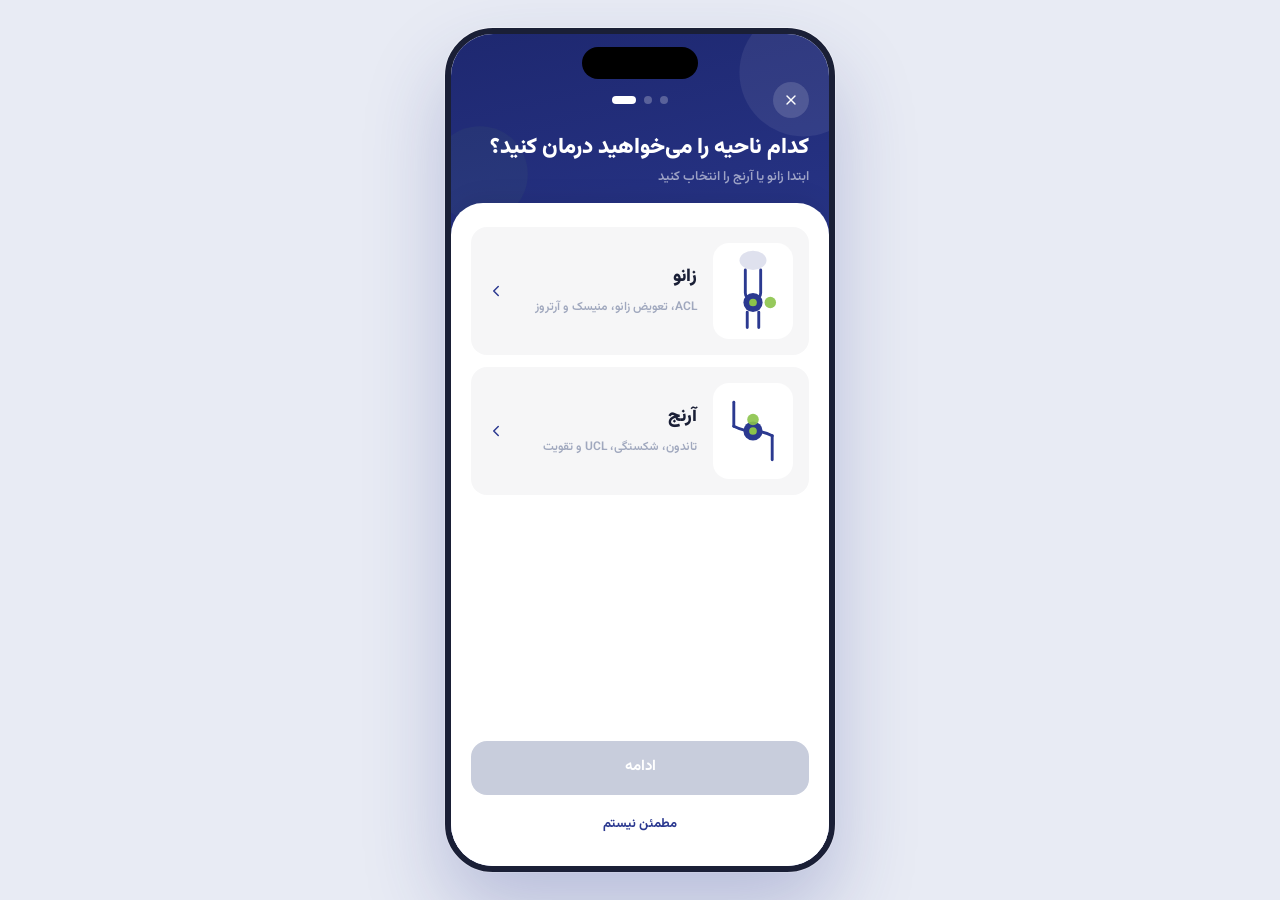
<file: sports-therapy/index.html>
<!DOCTYPE html>
  <html lang="en">
    <head>
      
      <meta charset="UTF-8" />
      <meta name="viewport" content="width=device-width, initial-scale=1.0" />
      <title>Sports Therapy Mobile App UI</title>
      <meta name="description" content="A mobile platform for athletes offering personalized sports injury rehab with progress tracking, AI-assisted exercises, and doctor guidance in Persian." />
      <meta name="robots" content="noindex, nofollow" />
      <style>html, body { height: 100%; margin: 0; } #root { height: 100%; }</style>
      
      <script type="module" crossorigin src="/sports-therapy/assets/index-DgRExR9W.js"></script>
      <link rel="stylesheet" crossorigin href="/sports-therapy/assets/index-BL1hHAbI.css">
    </head>

    <body>
      
      <div id="root"></div>
      
    </body>
  </html>
</file>
<file: sports-therapy/assets/index-BL1hHAbI.css>
@import"https://fonts.googleapis.com/css2?family=Vazirmatn:wght@300;400;500;600;700;800;900&display=swap";/*! tailwindcss v4.1.12 | MIT License | https://tailwindcss.com */@layer properties{@supports (((-webkit-hyphens:none)) and (not (margin-trim:inline))) or ((-moz-orient:inline) and (not (color:rgb(from red r g b)))){*,:before,:after,::backdrop{--tw-translate-x:0;--tw-translate-y:0;--tw-translate-z:0;--tw-rotate-x:initial;--tw-rotate-y:initial;--tw-rotate-z:initial;--tw-skew-x:initial;--tw-skew-y:initial;--tw-space-y-reverse:0;--tw-space-x-reverse:0;--tw-border-style:solid;--tw-leading:initial;--tw-font-weight:initial;--tw-tracking:initial;--tw-ordinal:initial;--tw-slashed-zero:initial;--tw-numeric-figure:initial;--tw-numeric-spacing:initial;--tw-numeric-fraction:initial;--tw-shadow:0 0 #0000;--tw-shadow-color:initial;--tw-shadow-alpha:100%;--tw-inset-shadow:0 0 #0000;--tw-inset-shadow-color:initial;--tw-inset-shadow-alpha:100%;--tw-ring-color:initial;--tw-ring-shadow:0 0 #0000;--tw-inset-ring-color:initial;--tw-inset-ring-shadow:0 0 #0000;--tw-ring-inset:initial;--tw-ring-offset-width:0px;--tw-ring-offset-color:#fff;--tw-ring-offset-shadow:0 0 #0000;--tw-outline-style:solid;--tw-backdrop-blur:initial;--tw-backdrop-brightness:initial;--tw-backdrop-contrast:initial;--tw-backdrop-grayscale:initial;--tw-backdrop-hue-rotate:initial;--tw-backdrop-invert:initial;--tw-backdrop-opacity:initial;--tw-backdrop-saturate:initial;--tw-backdrop-sepia:initial;--tw-duration:initial;--tw-ease:initial;--tw-content:"";--tw-scale-x:1;--tw-scale-y:1;--tw-scale-z:1;--tw-animation-delay:0s;--tw-animation-direction:normal;--tw-animation-duration:initial;--tw-animation-fill-mode:none;--tw-animation-iteration-count:1;--tw-enter-blur:0;--tw-enter-opacity:1;--tw-enter-rotate:0;--tw-enter-scale:1;--tw-enter-translate-x:0;--tw-enter-translate-y:0;--tw-exit-blur:0;--tw-exit-opacity:1;--tw-exit-rotate:0;--tw-exit-scale:1;--tw-exit-translate-x:0;--tw-exit-translate-y:0}}}@layer theme{:root,:host{--font-sans:ui-sans-serif,system-ui,sans-serif,"Apple Color Emoji","Segoe UI Emoji","Segoe UI Symbol","Noto Color Emoji";--font-mono:ui-monospace,SFMono-Regular,Menlo,Monaco,Consolas,"Liberation Mono","Courier New",monospace;--color-emerald-50:oklch(97.9% .021 166.113);--color-emerald-100:oklch(95% .052 163.051);--color-emerald-400:oklch(76.5% .177 163.223);--color-emerald-700:oklch(50.8% .118 165.612);--color-gray-100:oklch(96.7% .003 264.542);--color-black:#000;--color-white:#fff;--spacing:.25rem;--container-sm:24rem;--container-lg:32rem;--text-xs:.75rem;--text-xs--line-height:calc(1/.75);--text-sm:.875rem;--text-sm--line-height:calc(1.25/.875);--text-base:1rem;--text-base--line-height: 1.5 ;--text-lg:1.125rem;--text-lg--line-height:calc(1.75/1.125);--text-xl:1.25rem;--text-2xl:1.5rem;--font-weight-normal:400;--font-weight-medium:500;--font-weight-semibold:600;--font-weight-bold:700;--font-weight-black:900;--tracking-tight:-.025em;--tracking-widest:.1em;--leading-tight:1.25;--leading-relaxed:1.625;--radius-xs:.125rem;--radius-2xl:1rem;--radius-3xl:1.5rem;--ease-in-out:cubic-bezier(.4,0,.2,1);--animate-pulse:pulse 2s cubic-bezier(.4,0,.6,1)infinite;--blur-sm:8px;--aspect-video:16/9;--default-transition-duration:.15s;--default-transition-timing-function:cubic-bezier(.4,0,.2,1);--default-font-family:var(--font-sans);--default-mono-font-family:var(--font-mono);--color-border:var(--border)}}@layer base{*,:after,:before,::backdrop{box-sizing:border-box;border:0 solid;margin:0;padding:0}::file-selector-button{box-sizing:border-box;border:0 solid;margin:0;padding:0}html,:host{-webkit-text-size-adjust:100%;-moz-tab-size:4;tab-size:4;line-height:1.5;font-family:var(--default-font-family,ui-sans-serif,system-ui,sans-serif,"Apple Color Emoji","Segoe UI Emoji","Segoe UI Symbol","Noto Color Emoji");font-feature-settings:var(--default-font-feature-settings,normal);font-variation-settings:var(--default-font-variation-settings,normal);-webkit-tap-highlight-color:transparent}hr{height:0;color:inherit;border-top-width:1px}abbr:where([title]){-webkit-text-decoration:underline dotted;text-decoration:underline dotted}h1,h2,h3,h4,h5,h6{font-size:inherit;font-weight:inherit}a{color:inherit;-webkit-text-decoration:inherit;text-decoration:inherit}b,strong{font-weight:bolder}code,kbd,samp,pre{font-family:var(--default-mono-font-family,ui-monospace,SFMono-Regular,Menlo,Monaco,Consolas,"Liberation Mono","Courier New",monospace);font-feature-settings:var(--default-mono-font-feature-settings,normal);font-variation-settings:var(--default-mono-font-variation-settings,normal);font-size:1em}small{font-size:80%}sub,sup{vertical-align:baseline;font-size:75%;line-height:0;position:relative}sub{bottom:-.25em}sup{top:-.5em}table{text-indent:0;border-color:inherit;border-collapse:collapse}:-moz-focusring{outline:auto}progress{vertical-align:baseline}summary{display:list-item}ol,ul,menu{list-style:none}img,svg,video,canvas,audio,iframe,embed,object{vertical-align:middle;display:block}img,video{max-width:100%;height:auto}button,input,select,optgroup,textarea{font:inherit;font-feature-settings:inherit;font-variation-settings:inherit;letter-spacing:inherit;color:inherit;opacity:1;background-color:#0000;border-radius:0}::file-selector-button{font:inherit;font-feature-settings:inherit;font-variation-settings:inherit;letter-spacing:inherit;color:inherit;opacity:1;background-color:#0000;border-radius:0}:where(select:is([multiple],[size])) optgroup{font-weight:bolder}:where(select:is([multiple],[size])) optgroup option{padding-inline-start:20px}::file-selector-button{margin-inline-end:4px}::placeholder{opacity:1}@supports (not ((-webkit-appearance:-apple-pay-button))) or (contain-intrinsic-size:1px){::placeholder{color:currentColor}@supports (color:color-mix(in lab,red,red)){::placeholder{color:color-mix(in oklab,currentcolor 50%,transparent)}}}textarea{resize:vertical}::-webkit-search-decoration{-webkit-appearance:none}::-webkit-date-and-time-value{min-height:1lh;text-align:inherit}::-webkit-datetime-edit{display:inline-flex}::-webkit-datetime-edit-fields-wrapper{padding:0}::-webkit-datetime-edit{padding-block:0}::-webkit-datetime-edit-year-field{padding-block:0}::-webkit-datetime-edit-month-field{padding-block:0}::-webkit-datetime-edit-day-field{padding-block:0}::-webkit-datetime-edit-hour-field{padding-block:0}::-webkit-datetime-edit-minute-field{padding-block:0}::-webkit-datetime-edit-second-field{padding-block:0}::-webkit-datetime-edit-millisecond-field{padding-block:0}::-webkit-datetime-edit-meridiem-field{padding-block:0}::-webkit-calendar-picker-indicator{line-height:1}:-moz-ui-invalid{box-shadow:none}button,input:where([type=button],[type=reset],[type=submit]){-webkit-appearance:button;-moz-appearance:button;appearance:button}::file-selector-button{-webkit-appearance:button;-moz-appearance:button;appearance:button}::-webkit-inner-spin-button{height:auto}::-webkit-outer-spin-button{height:auto}[hidden]:where(:not([hidden=until-found])){display:none!important}*{border-color:var(--border);outline-color:var(--ring)}@supports (color:color-mix(in lab,red,red)){*{outline-color:color-mix(in oklab,var(--ring)50%,transparent)}}body{background-color:var(--background);color:var(--foreground)}html{font-size:var(--font-size)}h1{font-size:var(--text-2xl);font-weight:var(--font-weight-medium);line-height:1.5}h2{font-size:var(--text-xl);font-weight:var(--font-weight-medium);line-height:1.5}h3{font-size:var(--text-lg);font-weight:var(--font-weight-medium);line-height:1.5}h4,label,button{font-size:var(--text-base);font-weight:var(--font-weight-medium);line-height:1.5}input{font-size:var(--text-base);font-weight:var(--font-weight-normal);line-height:1.5}}@layer components;@layer utilities{.\@container\/card-header{container:card-header/inline-size}.pointer-events-none{pointer-events:none}.invisible{visibility:hidden}.sr-only{clip:rect(0,0,0,0);white-space:nowrap;border-width:0;width:1px;height:1px;margin:-1px;padding:0;position:absolute;overflow:hidden}.absolute{position:absolute}.fixed{position:fixed}.relative{position:relative}.inset-0{inset:calc(var(--spacing)*0)}.inset-x-0{inset-inline:calc(var(--spacing)*0)}.inset-y-0{inset-block:calc(var(--spacing)*0)}.-top-0\.5{top:calc(var(--spacing)*-.5)}.-top-12{top:calc(var(--spacing)*-12)}.top-0{top:calc(var(--spacing)*0)}.top-1\.5{top:calc(var(--spacing)*1.5)}.top-1\/2{top:50%}.top-2{top:calc(var(--spacing)*2)}.top-3\.5{top:calc(var(--spacing)*3.5)}.top-4{top:calc(var(--spacing)*4)}.top-\[1px\]{top:1px}.top-\[10px\]{top:10px}.top-\[50\%\]{top:50%}.top-\[60\%\]{top:60%}.top-full{top:100%}.-right-0\.5{right:calc(var(--spacing)*-.5)}.-right-12{right:calc(var(--spacing)*-12)}.right-0{right:calc(var(--spacing)*0)}.right-0\.5{right:calc(var(--spacing)*.5)}.right-1{right:calc(var(--spacing)*1)}.right-2{right:calc(var(--spacing)*2)}.right-3{right:calc(var(--spacing)*3)}.right-4{right:calc(var(--spacing)*4)}.-bottom-12{bottom:calc(var(--spacing)*-12)}.bottom-0{bottom:calc(var(--spacing)*0)}.bottom-0\.5{bottom:calc(var(--spacing)*.5)}.-left-12{left:calc(var(--spacing)*-12)}.left-0{left:calc(var(--spacing)*0)}.left-1{left:calc(var(--spacing)*1)}.left-1\/2{left:50%}.left-2{left:calc(var(--spacing)*2)}.left-\[50\%\]{left:50%}.isolate{isolation:isolate}.z-0{z-index:0}.z-10{z-index:10}.z-20{z-index:20}.z-50{z-index:50}.z-\[1\]{z-index:1}.col-start-2{grid-column-start:2}.row-span-2{grid-row:span 2/span 2}.row-start-1{grid-row-start:1}.-m-1\.5{margin:calc(var(--spacing)*-1.5)}.-mx-1{margin-inline:calc(var(--spacing)*-1)}.mx-2{margin-inline:calc(var(--spacing)*2)}.mx-3\.5{margin-inline:calc(var(--spacing)*3.5)}.mx-4{margin-inline:calc(var(--spacing)*4)}.mx-auto{margin-inline:auto}.my-0\.5{margin-block:calc(var(--spacing)*.5)}.my-1{margin-block:calc(var(--spacing)*1)}.my-2{margin-block:calc(var(--spacing)*2)}.my-5{margin-block:calc(var(--spacing)*5)}.-mt-3{margin-top:calc(var(--spacing)*-3)}.-mt-4{margin-top:calc(var(--spacing)*-4)}.-mt-5{margin-top:calc(var(--spacing)*-5)}.-mt-6{margin-top:calc(var(--spacing)*-6)}.-mt-8{margin-top:calc(var(--spacing)*-8)}.mt-0\.5{margin-top:calc(var(--spacing)*.5)}.mt-1{margin-top:calc(var(--spacing)*1)}.mt-1\.5{margin-top:calc(var(--spacing)*1.5)}.mt-2{margin-top:calc(var(--spacing)*2)}.mt-2\.5{margin-top:calc(var(--spacing)*2.5)}.mt-3{margin-top:calc(var(--spacing)*3)}.mt-4{margin-top:calc(var(--spacing)*4)}.mt-5{margin-top:calc(var(--spacing)*5)}.mt-auto{margin-top:auto}.mr-2{margin-right:calc(var(--spacing)*2)}.mr-4{margin-right:calc(var(--spacing)*4)}.mb-1{margin-bottom:calc(var(--spacing)*1)}.mb-1\.5{margin-bottom:calc(var(--spacing)*1.5)}.mb-2{margin-bottom:calc(var(--spacing)*2)}.mb-2\.5{margin-bottom:calc(var(--spacing)*2.5)}.mb-3{margin-bottom:calc(var(--spacing)*3)}.mb-4{margin-bottom:calc(var(--spacing)*4)}.mb-5{margin-bottom:calc(var(--spacing)*5)}.mb-6{margin-bottom:calc(var(--spacing)*6)}.-ml-4{margin-left:calc(var(--spacing)*-4)}.ml-1{margin-left:calc(var(--spacing)*1)}.ml-auto{margin-left:auto}.line-clamp-1{-webkit-line-clamp:1;-webkit-box-orient:vertical;display:-webkit-box;overflow:hidden}.block{display:block}.flex{display:flex}.grid{display:grid}.hidden{display:none}.inline-block{display:inline-block}.inline-flex{display:inline-flex}.table{display:table}.table-caption{display:table-caption}.table-cell{display:table-cell}.table-row{display:table-row}.field-sizing-content{field-sizing:content}.aspect-square{aspect-ratio:1}.aspect-video{aspect-ratio:var(--aspect-video)}.size-2{width:calc(var(--spacing)*2);height:calc(var(--spacing)*2)}.size-2\.5{width:calc(var(--spacing)*2.5);height:calc(var(--spacing)*2.5)}.size-3{width:calc(var(--spacing)*3);height:calc(var(--spacing)*3)}.size-3\.5{width:calc(var(--spacing)*3.5);height:calc(var(--spacing)*3.5)}.size-4{width:calc(var(--spacing)*4);height:calc(var(--spacing)*4)}.size-7{width:calc(var(--spacing)*7);height:calc(var(--spacing)*7)}.size-8{width:calc(var(--spacing)*8);height:calc(var(--spacing)*8)}.size-9{width:calc(var(--spacing)*9);height:calc(var(--spacing)*9)}.size-10{width:calc(var(--spacing)*10);height:calc(var(--spacing)*10)}.size-full{width:100%;height:100%}.h-1{height:calc(var(--spacing)*1)}.h-1\.5{height:calc(var(--spacing)*1.5)}.h-2{height:calc(var(--spacing)*2)}.h-2\.5{height:calc(var(--spacing)*2.5)}.h-3{height:calc(var(--spacing)*3)}.h-4{height:calc(var(--spacing)*4)}.h-4\.5{height:calc(var(--spacing)*4.5)}.h-5{height:calc(var(--spacing)*5)}.h-7{height:calc(var(--spacing)*7)}.h-8{height:calc(var(--spacing)*8)}.h-9{height:calc(var(--spacing)*9)}.h-10{height:calc(var(--spacing)*10)}.h-11{height:calc(var(--spacing)*11)}.h-12{height:calc(var(--spacing)*12)}.h-14{height:calc(var(--spacing)*14)}.h-24{height:calc(var(--spacing)*24)}.h-32{height:calc(var(--spacing)*32)}.h-40{height:calc(var(--spacing)*40)}.h-\[1\.15rem\]{height:1.15rem}.h-\[3px\]{height:3px}.h-\[17px\]{height:17px}.h-\[18px\]{height:18px}.h-\[22px\]{height:22px}.h-\[26px\]{height:26px}.h-\[42px\]{height:42px}.h-\[44px\]{height:44px}.h-\[50px\]{height:50px}.h-\[52px\]{height:52px}.h-\[54px\]{height:54px}.h-\[64px\]{height:64px}.h-\[70px\]{height:70px}.h-\[76px\]{height:76px}.h-\[88px\]{height:88px}.h-\[calc\(100\%-1px\)\]{height:calc(100% - 1px)}.h-\[var\(--radix-navigation-menu-viewport-height\)\]{height:var(--radix-navigation-menu-viewport-height)}.h-\[var\(--radix-select-trigger-height\)\]{height:var(--radix-select-trigger-height)}.h-auto{height:auto}.h-full{height:100%}.h-px{height:1px}.h-svh{height:100svh}.max-h-\(--radix-context-menu-content-available-height\){max-height:var(--radix-context-menu-content-available-height)}.max-h-\(--radix-dropdown-menu-content-available-height\){max-height:var(--radix-dropdown-menu-content-available-height)}.max-h-\(--radix-select-content-available-height\){max-height:var(--radix-select-content-available-height)}.max-h-\[300px\]{max-height:300px}.min-h-0{min-height:calc(var(--spacing)*0)}.min-h-4{min-height:calc(var(--spacing)*4)}.min-h-16{min-height:calc(var(--spacing)*16)}.min-h-\[66px\]{min-height:66px}.min-h-screen{min-height:100vh}.min-h-svh{min-height:100svh}.w-\(--sidebar-width\){width:var(--sidebar-width)}.w-0{width:calc(var(--spacing)*0)}.w-1{width:calc(var(--spacing)*1)}.w-2{width:calc(var(--spacing)*2)}.w-2\.5{width:calc(var(--spacing)*2.5)}.w-3{width:calc(var(--spacing)*3)}.w-3\/4{width:75%}.w-4{width:calc(var(--spacing)*4)}.w-4\.5{width:calc(var(--spacing)*4.5)}.w-5{width:calc(var(--spacing)*5)}.w-7{width:calc(var(--spacing)*7)}.w-8{width:calc(var(--spacing)*8)}.w-9{width:calc(var(--spacing)*9)}.w-10{width:calc(var(--spacing)*10)}.w-11{width:calc(var(--spacing)*11)}.w-12{width:calc(var(--spacing)*12)}.w-14{width:calc(var(--spacing)*14)}.w-20{width:calc(var(--spacing)*20)}.w-24{width:calc(var(--spacing)*24)}.w-32{width:calc(var(--spacing)*32)}.w-40{width:calc(var(--spacing)*40)}.w-64{width:calc(var(--spacing)*64)}.w-72{width:calc(var(--spacing)*72)}.w-\[17px\]{width:17px}.w-\[18px\]{width:18px}.w-\[22px\]{width:22px}.w-\[26px\]{width:26px}.w-\[52px\]{width:52px}.w-\[54px\]{width:54px}.w-\[64px\]{width:64px}.w-\[76px\]{width:76px}.w-\[100px\]{width:100px}.w-\[140px\]{width:140px}.w-auto{width:auto}.w-fit{width:fit-content}.w-full{width:100%}.w-max{width:max-content}.w-px{width:1px}.max-w-\(--skeleton-width\){max-width:var(--skeleton-width)}.max-w-\[70\%\]{max-width:70%}.max-w-\[calc\(100\%-2rem\)\]{max-width:calc(100% - 2rem)}.max-w-max{max-width:max-content}.min-w-0{min-width:calc(var(--spacing)*0)}.min-w-5{min-width:calc(var(--spacing)*5)}.min-w-8{min-width:calc(var(--spacing)*8)}.min-w-9{min-width:calc(var(--spacing)*9)}.min-w-10{min-width:calc(var(--spacing)*10)}.min-w-\[8rem\]{min-width:8rem}.min-w-\[12rem\]{min-width:12rem}.min-w-\[var\(--radix-select-trigger-width\)\]{min-width:var(--radix-select-trigger-width)}.flex-1{flex:1}.flex-none{flex:none}.flex-shrink-0,.shrink-0{flex-shrink:0}.grow{flex-grow:1}.grow-0{flex-grow:0}.basis-full{flex-basis:100%}.caption-bottom{caption-side:bottom}.border-collapse{border-collapse:collapse}.origin-\(--radix-context-menu-content-transform-origin\){transform-origin:var(--radix-context-menu-content-transform-origin)}.origin-\(--radix-dropdown-menu-content-transform-origin\){transform-origin:var(--radix-dropdown-menu-content-transform-origin)}.origin-\(--radix-hover-card-content-transform-origin\){transform-origin:var(--radix-hover-card-content-transform-origin)}.origin-\(--radix-menubar-content-transform-origin\){transform-origin:var(--radix-menubar-content-transform-origin)}.origin-\(--radix-popover-content-transform-origin\){transform-origin:var(--radix-popover-content-transform-origin)}.origin-\(--radix-select-content-transform-origin\){transform-origin:var(--radix-select-content-transform-origin)}.origin-\(--radix-tooltip-content-transform-origin\){transform-origin:var(--radix-tooltip-content-transform-origin)}.-translate-x-1\/2{--tw-translate-x: -50% ;translate:var(--tw-translate-x)var(--tw-translate-y)}.-translate-x-px{--tw-translate-x:-1px;translate:var(--tw-translate-x)var(--tw-translate-y)}.translate-x-\[-50\%\]{--tw-translate-x:-50%;translate:var(--tw-translate-x)var(--tw-translate-y)}.translate-x-px{--tw-translate-x:1px;translate:var(--tw-translate-x)var(--tw-translate-y)}.-translate-y-1\/2{--tw-translate-y: -50% ;translate:var(--tw-translate-x)var(--tw-translate-y)}.translate-y-0\.5{--tw-translate-y:calc(var(--spacing)*.5);translate:var(--tw-translate-x)var(--tw-translate-y)}.translate-y-\[-50\%\]{--tw-translate-y:-50%;translate:var(--tw-translate-x)var(--tw-translate-y)}.translate-y-\[calc\(-50\%_-_2px\)\]{--tw-translate-y: calc(-50% - 2px) ;translate:var(--tw-translate-x)var(--tw-translate-y)}.rotate-45{rotate:45deg}.rotate-90{rotate:90deg}.transform{transform:var(--tw-rotate-x,)var(--tw-rotate-y,)var(--tw-rotate-z,)var(--tw-skew-x,)var(--tw-skew-y,)}.animate-caret-blink{animation:1.25s ease-out infinite caret-blink}.animate-in{animation:enter var(--tw-animation-duration,var(--tw-duration,.15s))var(--tw-ease,ease)var(--tw-animation-delay,0s)var(--tw-animation-iteration-count,1)var(--tw-animation-direction,normal)var(--tw-animation-fill-mode,none)}.animate-pulse{animation:var(--animate-pulse)}.cursor-default{cursor:default}.touch-none{touch-action:none}.resize-none{resize:none}.scroll-my-1{scroll-margin-block:calc(var(--spacing)*1)}.scroll-py-1{scroll-padding-block:calc(var(--spacing)*1)}.list-none{list-style-type:none}.auto-rows-min{grid-auto-rows:min-content}.grid-cols-3{grid-template-columns:repeat(3,minmax(0,1fr))}.grid-cols-\[0_1fr\]{grid-template-columns:0 1fr}.grid-rows-\[auto_auto\]{grid-template-rows:auto auto}.flex-col{flex-direction:column}.flex-col-reverse{flex-direction:column-reverse}.flex-row{flex-direction:row}.flex-row-reverse{flex-direction:row-reverse}.flex-wrap{flex-wrap:wrap}.items-center{align-items:center}.items-end{align-items:flex-end}.items-start{align-items:flex-start}.items-stretch{align-items:stretch}.justify-between{justify-content:space-between}.justify-center{justify-content:center}.justify-end{justify-content:flex-end}.justify-start{justify-content:flex-start}.justify-items-start{justify-items:start}.gap-1{gap:calc(var(--spacing)*1)}.gap-1\.5{gap:calc(var(--spacing)*1.5)}.gap-2{gap:calc(var(--spacing)*2)}.gap-2\.5{gap:calc(var(--spacing)*2.5)}.gap-3{gap:calc(var(--spacing)*3)}.gap-4{gap:calc(var(--spacing)*4)}.gap-5{gap:calc(var(--spacing)*5)}.gap-6{gap:calc(var(--spacing)*6)}:where(.space-y-1\.5>:not(:last-child)){--tw-space-y-reverse:0;margin-block-start:calc(calc(var(--spacing)*1.5)*var(--tw-space-y-reverse));margin-block-end:calc(calc(var(--spacing)*1.5)*calc(1 - var(--tw-space-y-reverse)))}:where(.space-y-2>:not(:last-child)){--tw-space-y-reverse:0;margin-block-start:calc(calc(var(--spacing)*2)*var(--tw-space-y-reverse));margin-block-end:calc(calc(var(--spacing)*2)*calc(1 - var(--tw-space-y-reverse)))}:where(.space-y-2\.5>:not(:last-child)){--tw-space-y-reverse:0;margin-block-start:calc(calc(var(--spacing)*2.5)*var(--tw-space-y-reverse));margin-block-end:calc(calc(var(--spacing)*2.5)*calc(1 - var(--tw-space-y-reverse)))}:where(.space-y-3>:not(:last-child)){--tw-space-y-reverse:0;margin-block-start:calc(calc(var(--spacing)*3)*var(--tw-space-y-reverse));margin-block-end:calc(calc(var(--spacing)*3)*calc(1 - var(--tw-space-y-reverse)))}:where(.space-y-4>:not(:last-child)){--tw-space-y-reverse:0;margin-block-start:calc(calc(var(--spacing)*4)*var(--tw-space-y-reverse));margin-block-end:calc(calc(var(--spacing)*4)*calc(1 - var(--tw-space-y-reverse)))}:where(.space-y-6>:not(:last-child)){--tw-space-y-reverse:0;margin-block-start:calc(calc(var(--spacing)*6)*var(--tw-space-y-reverse));margin-block-end:calc(calc(var(--spacing)*6)*calc(1 - var(--tw-space-y-reverse)))}:where(.space-x-1>:not(:last-child)){--tw-space-x-reverse:0;margin-inline-start:calc(calc(var(--spacing)*1)*var(--tw-space-x-reverse));margin-inline-end:calc(calc(var(--spacing)*1)*calc(1 - var(--tw-space-x-reverse)))}.gap-y-0\.5{row-gap:calc(var(--spacing)*.5)}.self-start{align-self:flex-start}.justify-self-end{justify-self:flex-end}.truncate{text-overflow:ellipsis;white-space:nowrap;overflow:hidden}.overflow-auto{overflow:auto}.overflow-hidden{overflow:hidden}.overflow-x-auto{overflow-x:auto}.overflow-x-hidden{overflow-x:hidden}.overflow-y-auto{overflow-y:auto}.rounded-2xl{border-radius:var(--radius-2xl)}.rounded-3xl{border-radius:var(--radius-3xl)}.rounded-\[2px\]{border-radius:2px}.rounded-\[4px\]{border-radius:4px}.rounded-\[24px\]{border-radius:24px}.rounded-\[inherit\]{border-radius:inherit}.rounded-full{border-radius:3.40282e38px}.rounded-lg{border-radius:var(--radius)}.rounded-md{border-radius:calc(var(--radius) - 2px)}.rounded-none{border-radius:0}.rounded-sm{border-radius:calc(var(--radius) - 4px)}.rounded-xl{border-radius:calc(var(--radius) + 4px)}.rounded-xs{border-radius:var(--radius-xs)}.rounded-t-\[24px\]{border-top-left-radius:24px;border-top-right-radius:24px}.rounded-t-\[28px\]{border-top-left-radius:28px;border-top-right-radius:28px}.rounded-t-\[32px\]{border-top-left-radius:32px;border-top-right-radius:32px}.rounded-tl-sm{border-top-left-radius:calc(var(--radius) - 4px)}.rounded-br-sm{border-bottom-right-radius:calc(var(--radius) - 4px)}.rounded-bl-sm{border-bottom-left-radius:calc(var(--radius) - 4px)}.border{border-style:var(--tw-border-style);border-width:1px}.border-2{border-style:var(--tw-border-style);border-width:2px}.border-\[1\.5px\]{border-style:var(--tw-border-style);border-width:1.5px}.border-\[3px\]{border-style:var(--tw-border-style);border-width:3px}.border-y{border-block-style:var(--tw-border-style);border-block-width:1px}.border-t{border-top-style:var(--tw-border-style);border-top-width:1px}.border-r{border-right-style:var(--tw-border-style);border-right-width:1px}.border-b{border-bottom-style:var(--tw-border-style);border-bottom-width:1px}.border-l{border-left-style:var(--tw-border-style);border-left-width:1px}.border-dashed{--tw-border-style:dashed;border-style:dashed}.border-\(--color-border\){border-color:var(--color-border)}.border-\[\#1A365D\]{border-color:#1a365d}.border-\[\#BEE3F8\]{border-color:#bee3f8}.border-\[\#E2E8F0\]{border-color:#e2e8f0}.border-\[\#EEF0F5\]{border-color:#eef0f5}.border-\[\#EEF2F9\]{border-color:#eef2f9}.border-\[\#F0F4FA\]{border-color:#f0f4fa}.border-\[\#F7F9FD\]{border-color:#f7f9fd}.border-border\/50{border-color:var(--border)}@supports (color:color-mix(in lab,red,red)){.border-border\/50{border-color:color-mix(in oklab,var(--border)50%,transparent)}}.border-emerald-100{border-color:var(--color-emerald-100)}.border-input{border-color:var(--input)}.border-primary{border-color:var(--primary)}.border-sidebar-border{border-color:var(--sidebar-border)}.border-transparent{border-color:#0000}.border-white{border-color:var(--color-white)}.border-white\/20{border-color:#fff3}@supports (color:color-mix(in lab,red,red)){.border-white\/20{border-color:color-mix(in oklab,var(--color-white)20%,transparent)}}.border-white\/25{border-color:#ffffff40}@supports (color:color-mix(in lab,red,red)){.border-white\/25{border-color:color-mix(in oklab,var(--color-white)25%,transparent)}}.border-t-transparent{border-top-color:#0000}.border-l-transparent{border-left-color:#0000}.bg-\(--color-bg\){background-color:var(--color-bg)}.bg-\[\#0F1A2E\]{background-color:#0f1a2e}.bg-\[\#1A365D\]{background-color:#1a365d}.bg-\[\#EBF4FF\]{background-color:#ebf4ff}.bg-\[\#ED8936\]{background-color:#ed8936}.bg-\[\#F7F9FD\]{background-color:#f7f9fd}.bg-accent{background-color:var(--accent)}.bg-background{background-color:var(--background)}.bg-black{background-color:var(--color-black)}.bg-black\/45{background-color:#00000073}@supports (color:color-mix(in lab,red,red)){.bg-black\/45{background-color:color-mix(in oklab,var(--color-black)45%,transparent)}}.bg-black\/50{background-color:#00000080}@supports (color:color-mix(in lab,red,red)){.bg-black\/50{background-color:color-mix(in oklab,var(--color-black)50%,transparent)}}.bg-border{background-color:var(--border)}.bg-card{background-color:var(--card)}.bg-destructive{background-color:var(--destructive)}.bg-emerald-50{background-color:var(--color-emerald-50)}.bg-emerald-400{background-color:var(--color-emerald-400)}.bg-foreground{background-color:var(--foreground)}.bg-gray-100{background-color:var(--color-gray-100)}.bg-input-background{background-color:var(--input-background)}.bg-muted,.bg-muted\/50{background-color:var(--muted)}@supports (color:color-mix(in lab,red,red)){.bg-muted\/50{background-color:color-mix(in oklab,var(--muted)50%,transparent)}}.bg-popover{background-color:var(--popover)}.bg-primary,.bg-primary\/20{background-color:var(--primary)}@supports (color:color-mix(in lab,red,red)){.bg-primary\/20{background-color:color-mix(in oklab,var(--primary)20%,transparent)}}.bg-secondary{background-color:var(--secondary)}.bg-sidebar{background-color:var(--sidebar)}.bg-sidebar-border{background-color:var(--sidebar-border)}.bg-transparent{background-color:#0000}.bg-white{background-color:var(--color-white)}.bg-white\/12{background-color:#ffffff1f}@supports (color:color-mix(in lab,red,red)){.bg-white\/12{background-color:color-mix(in oklab,var(--color-white)12%,transparent)}}.bg-white\/15{background-color:#ffffff26}@supports (color:color-mix(in lab,red,red)){.bg-white\/15{background-color:color-mix(in oklab,var(--color-white)15%,transparent)}}.fill-current{fill:currentColor}.fill-primary{fill:var(--primary)}.object-cover{object-fit:cover}.p-0{padding:calc(var(--spacing)*0)}.p-1{padding:calc(var(--spacing)*1)}.p-2{padding:calc(var(--spacing)*2)}.p-3{padding:calc(var(--spacing)*3)}.p-3\.5{padding:calc(var(--spacing)*3.5)}.p-4{padding:calc(var(--spacing)*4)}.p-5{padding:calc(var(--spacing)*5)}.p-6{padding:calc(var(--spacing)*6)}.p-\[3px\]{padding:3px}.p-px{padding:1px}.px-1{padding-inline:calc(var(--spacing)*1)}.px-1\.5{padding-inline:calc(var(--spacing)*1.5)}.px-2{padding-inline:calc(var(--spacing)*2)}.px-2\.5{padding-inline:calc(var(--spacing)*2.5)}.px-3{padding-inline:calc(var(--spacing)*3)}.px-3\.5{padding-inline:calc(var(--spacing)*3.5)}.px-4{padding-inline:calc(var(--spacing)*4)}.px-5{padding-inline:calc(var(--spacing)*5)}.px-6{padding-inline:calc(var(--spacing)*6)}.py-0\.5{padding-block:calc(var(--spacing)*.5)}.py-1{padding-block:calc(var(--spacing)*1)}.py-1\.5{padding-block:calc(var(--spacing)*1.5)}.py-2{padding-block:calc(var(--spacing)*2)}.py-2\.5{padding-block:calc(var(--spacing)*2.5)}.py-3{padding-block:calc(var(--spacing)*3)}.py-3\.5{padding-block:calc(var(--spacing)*3.5)}.py-4{padding-block:calc(var(--spacing)*4)}.py-5{padding-block:calc(var(--spacing)*5)}.py-6{padding-block:calc(var(--spacing)*6)}.pt-0{padding-top:calc(var(--spacing)*0)}.pt-1{padding-top:calc(var(--spacing)*1)}.pt-2{padding-top:calc(var(--spacing)*2)}.pt-3{padding-top:calc(var(--spacing)*3)}.pt-4{padding-top:calc(var(--spacing)*4)}.pt-6{padding-top:calc(var(--spacing)*6)}.pt-8{padding-top:calc(var(--spacing)*8)}.pt-12{padding-top:calc(var(--spacing)*12)}.pt-14{padding-top:calc(var(--spacing)*14)}.pr-2{padding-right:calc(var(--spacing)*2)}.pr-2\.5{padding-right:calc(var(--spacing)*2.5)}.pr-8{padding-right:calc(var(--spacing)*8)}.pb-1{padding-bottom:calc(var(--spacing)*1)}.pb-3{padding-bottom:calc(var(--spacing)*3)}.pb-4{padding-bottom:calc(var(--spacing)*4)}.pb-5{padding-bottom:calc(var(--spacing)*5)}.pb-6{padding-bottom:calc(var(--spacing)*6)}.pb-8{padding-bottom:calc(var(--spacing)*8)}.pl-2{padding-left:calc(var(--spacing)*2)}.pl-4{padding-left:calc(var(--spacing)*4)}.pl-8{padding-left:calc(var(--spacing)*8)}.text-center{text-align:center}.text-left{text-align:left}.text-right{text-align:right}.align-middle{vertical-align:middle}.font-mono{font-family:var(--font-mono)}.text-base{font-size:var(--text-base);line-height:var(--tw-leading,var(--text-base--line-height))}.text-lg{font-size:var(--text-lg);line-height:var(--tw-leading,var(--text-lg--line-height))}.text-sm{font-size:var(--text-sm);line-height:var(--tw-leading,var(--text-sm--line-height))}.text-xs{font-size:var(--text-xs);line-height:var(--tw-leading,var(--text-xs--line-height))}.text-\[0\.8rem\]{font-size:.8rem}.text-\[8px\]{font-size:8px}.text-\[9px\]{font-size:9px}.text-\[10px\]{font-size:10px}.text-\[11px\]{font-size:11px}.text-\[12px\]{font-size:12px}.text-\[13px\]{font-size:13px}.text-\[14px\]{font-size:14px}.text-\[15px\]{font-size:15px}.text-\[16px\]{font-size:16px}.text-\[17px\]{font-size:17px}.text-\[18px\]{font-size:18px}.text-\[20px\]{font-size:20px}.text-\[22px\]{font-size:22px}.text-\[26px\]{font-size:26px}.text-\[42px\]{font-size:42px}.text-\[52px\]{font-size:52px}.leading-6{--tw-leading:calc(var(--spacing)*6);line-height:calc(var(--spacing)*6)}.leading-7{--tw-leading:calc(var(--spacing)*7);line-height:calc(var(--spacing)*7)}.leading-none{--tw-leading:1;line-height:1}.leading-relaxed{--tw-leading:var(--leading-relaxed);line-height:var(--leading-relaxed)}.leading-tight{--tw-leading:var(--leading-tight);line-height:var(--leading-tight)}.font-black{--tw-font-weight:var(--font-weight-black);font-weight:var(--font-weight-black)}.font-bold{--tw-font-weight:var(--font-weight-bold);font-weight:var(--font-weight-bold)}.font-medium{--tw-font-weight:var(--font-weight-medium);font-weight:var(--font-weight-medium)}.font-normal{--tw-font-weight:var(--font-weight-normal);font-weight:var(--font-weight-normal)}.font-semibold{--tw-font-weight:var(--font-weight-semibold);font-weight:var(--font-weight-semibold)}.tracking-tight{--tw-tracking:var(--tracking-tight);letter-spacing:var(--tracking-tight)}.tracking-widest{--tw-tracking:var(--tracking-widest);letter-spacing:var(--tracking-widest)}.text-balance{text-wrap:balance}.break-words{overflow-wrap:break-word}.whitespace-nowrap{white-space:nowrap}.text-\[\#0F1A2E\]{color:#0f1a2e}.text-\[\#1A365D\]{color:#1a365d}.text-\[\#2D3748\]{color:#2d3748}.text-\[\#6B7A99\]{color:#6b7a99}.text-\[\#9AA5BE\]{color:#9aa5be}.text-\[\#93C5FD\]{color:#93c5fd}.text-\[\#B0BAD0\]{color:#b0bad0}.text-\[\#C0CADA\]{color:#c0cada}.text-\[\#E2E8F0\]{color:#e2e8f0}.text-accent-foreground{color:var(--accent-foreground)}.text-card-foreground{color:var(--card-foreground)}.text-current{color:currentColor}.text-destructive{color:var(--destructive)}.text-emerald-700{color:var(--color-emerald-700)}.text-foreground{color:var(--foreground)}.text-muted-foreground{color:var(--muted-foreground)}.text-popover-foreground{color:var(--popover-foreground)}.text-primary{color:var(--primary)}.text-primary-foreground{color:var(--primary-foreground)}.text-secondary-foreground{color:var(--secondary-foreground)}.text-sidebar-foreground,.text-sidebar-foreground\/70{color:var(--sidebar-foreground)}@supports (color:color-mix(in lab,red,red)){.text-sidebar-foreground\/70{color:color-mix(in oklab,var(--sidebar-foreground)70%,transparent)}}.text-white{color:var(--color-white)}.text-white\/40{color:#fff6}@supports (color:color-mix(in lab,red,red)){.text-white\/40{color:color-mix(in oklab,var(--color-white)40%,transparent)}}.text-white\/50{color:#ffffff80}@supports (color:color-mix(in lab,red,red)){.text-white\/50{color:color-mix(in oklab,var(--color-white)50%,transparent)}}.text-white\/55{color:#ffffff8c}@supports (color:color-mix(in lab,red,red)){.text-white\/55{color:color-mix(in oklab,var(--color-white)55%,transparent)}}.text-white\/60{color:#fff9}@supports (color:color-mix(in lab,red,red)){.text-white\/60{color:color-mix(in oklab,var(--color-white)60%,transparent)}}.text-white\/80{color:#fffc}@supports (color:color-mix(in lab,red,red)){.text-white\/80{color:color-mix(in oklab,var(--color-white)80%,transparent)}}.tabular-nums{--tw-numeric-spacing:tabular-nums;font-variant-numeric:var(--tw-ordinal,)var(--tw-slashed-zero,)var(--tw-numeric-figure,)var(--tw-numeric-spacing,)var(--tw-numeric-fraction,)}.underline-offset-4{text-underline-offset:4px}.placeholder-\[\#C0CADA\]::placeholder{color:#c0cada}.opacity-50{opacity:.5}.opacity-70{opacity:.7}.opacity-\[0\.05\]{opacity:.05}.opacity-\[0\.06\]{opacity:.06}.opacity-\[0\.07\]{opacity:.07}.shadow{--tw-shadow:0 1px 3px 0 var(--tw-shadow-color,#0000001a),0 1px 2px -1px var(--tw-shadow-color,#0000001a);box-shadow:var(--tw-inset-shadow),var(--tw-inset-ring-shadow),var(--tw-ring-offset-shadow),var(--tw-ring-shadow),var(--tw-shadow)}.shadow-\[0_0_0_1px_hsl\(var\(--sidebar-border\)\)\]{--tw-shadow:0 0 0 1px var(--tw-shadow-color,hsl(var(--sidebar-border)));box-shadow:var(--tw-inset-shadow),var(--tw-inset-ring-shadow),var(--tw-ring-offset-shadow),var(--tw-ring-shadow),var(--tw-shadow)}.shadow-lg{--tw-shadow:0 10px 15px -3px var(--tw-shadow-color,#0000001a),0 4px 6px -4px var(--tw-shadow-color,#0000001a);box-shadow:var(--tw-inset-shadow),var(--tw-inset-ring-shadow),var(--tw-ring-offset-shadow),var(--tw-ring-shadow),var(--tw-shadow)}.shadow-md{--tw-shadow:0 4px 6px -1px var(--tw-shadow-color,#0000001a),0 2px 4px -2px var(--tw-shadow-color,#0000001a);box-shadow:var(--tw-inset-shadow),var(--tw-inset-ring-shadow),var(--tw-ring-offset-shadow),var(--tw-ring-shadow),var(--tw-shadow)}.shadow-none{--tw-shadow:0 0 #0000;box-shadow:var(--tw-inset-shadow),var(--tw-inset-ring-shadow),var(--tw-ring-offset-shadow),var(--tw-ring-shadow),var(--tw-shadow)}.shadow-sm{--tw-shadow:0 1px 3px 0 var(--tw-shadow-color,#0000001a),0 1px 2px -1px var(--tw-shadow-color,#0000001a);box-shadow:var(--tw-inset-shadow),var(--tw-inset-ring-shadow),var(--tw-ring-offset-shadow),var(--tw-ring-shadow),var(--tw-shadow)}.shadow-xl{--tw-shadow:0 20px 25px -5px var(--tw-shadow-color,#0000001a),0 8px 10px -6px var(--tw-shadow-color,#0000001a);box-shadow:var(--tw-inset-shadow),var(--tw-inset-ring-shadow),var(--tw-ring-offset-shadow),var(--tw-ring-shadow),var(--tw-shadow)}.shadow-xs{--tw-shadow:0 1px 2px 0 var(--tw-shadow-color,#0000000d);box-shadow:var(--tw-inset-shadow),var(--tw-inset-ring-shadow),var(--tw-ring-offset-shadow),var(--tw-ring-shadow),var(--tw-shadow)}.ring-0{--tw-ring-shadow:var(--tw-ring-inset,)0 0 0 calc(0px + var(--tw-ring-offset-width))var(--tw-ring-color,currentcolor);box-shadow:var(--tw-inset-shadow),var(--tw-inset-ring-shadow),var(--tw-ring-offset-shadow),var(--tw-ring-shadow),var(--tw-shadow)}.ring-ring\/50{--tw-ring-color:var(--ring)}@supports (color:color-mix(in lab,red,red)){.ring-ring\/50{--tw-ring-color:color-mix(in oklab,var(--ring)50%,transparent)}}.ring-sidebar-ring{--tw-ring-color:var(--sidebar-ring)}.ring-offset-background{--tw-ring-offset-color:var(--background)}.outline-hidden{--tw-outline-style:none;outline-style:none}@media(forced-colors:active){.outline-hidden{outline-offset:2px;outline:2px solid #0000}}.outline{outline-style:var(--tw-outline-style);outline-width:1px}.backdrop-blur-\[2px\]{--tw-backdrop-blur:blur(2px);-webkit-backdrop-filter:var(--tw-backdrop-blur,)var(--tw-backdrop-brightness,)var(--tw-backdrop-contrast,)var(--tw-backdrop-grayscale,)var(--tw-backdrop-hue-rotate,)var(--tw-backdrop-invert,)var(--tw-backdrop-opacity,)var(--tw-backdrop-saturate,)var(--tw-backdrop-sepia,);backdrop-filter:var(--tw-backdrop-blur,)var(--tw-backdrop-brightness,)var(--tw-backdrop-contrast,)var(--tw-backdrop-grayscale,)var(--tw-backdrop-hue-rotate,)var(--tw-backdrop-invert,)var(--tw-backdrop-opacity,)var(--tw-backdrop-saturate,)var(--tw-backdrop-sepia,)}.backdrop-blur-sm{--tw-backdrop-blur:blur(var(--blur-sm));-webkit-backdrop-filter:var(--tw-backdrop-blur,)var(--tw-backdrop-brightness,)var(--tw-backdrop-contrast,)var(--tw-backdrop-grayscale,)var(--tw-backdrop-hue-rotate,)var(--tw-backdrop-invert,)var(--tw-backdrop-opacity,)var(--tw-backdrop-saturate,)var(--tw-backdrop-sepia,);backdrop-filter:var(--tw-backdrop-blur,)var(--tw-backdrop-brightness,)var(--tw-backdrop-contrast,)var(--tw-backdrop-grayscale,)var(--tw-backdrop-hue-rotate,)var(--tw-backdrop-invert,)var(--tw-backdrop-opacity,)var(--tw-backdrop-saturate,)var(--tw-backdrop-sepia,)}.transition{transition-property:color,background-color,border-color,outline-color,text-decoration-color,fill,stroke,--tw-gradient-from,--tw-gradient-via,--tw-gradient-to,opacity,box-shadow,transform,translate,scale,rotate,filter,-webkit-backdrop-filter,backdrop-filter,display,visibility,content-visibility,overlay,pointer-events;transition-timing-function:var(--tw-ease,var(--default-transition-timing-function));transition-duration:var(--tw-duration,var(--default-transition-duration))}.transition-\[color\,box-shadow\]{transition-property:color,box-shadow;transition-timing-function:var(--tw-ease,var(--default-transition-timing-function));transition-duration:var(--tw-duration,var(--default-transition-duration))}.transition-\[left\,right\,width\]{transition-property:left,right,width;transition-timing-function:var(--tw-ease,var(--default-transition-timing-function));transition-duration:var(--tw-duration,var(--default-transition-duration))}.transition-\[margin\,opacity\]{transition-property:margin,opacity;transition-timing-function:var(--tw-ease,var(--default-transition-timing-function));transition-duration:var(--tw-duration,var(--default-transition-duration))}.transition-\[width\,height\,padding\]{transition-property:width,height,padding;transition-timing-function:var(--tw-ease,var(--default-transition-timing-function));transition-duration:var(--tw-duration,var(--default-transition-duration))}.transition-\[width\]{transition-property:width;transition-timing-function:var(--tw-ease,var(--default-transition-timing-function));transition-duration:var(--tw-duration,var(--default-transition-duration))}.transition-all{transition-property:all;transition-timing-function:var(--tw-ease,var(--default-transition-timing-function));transition-duration:var(--tw-duration,var(--default-transition-duration))}.transition-colors{transition-property:color,background-color,border-color,outline-color,text-decoration-color,fill,stroke,--tw-gradient-from,--tw-gradient-via,--tw-gradient-to;transition-timing-function:var(--tw-ease,var(--default-transition-timing-function));transition-duration:var(--tw-duration,var(--default-transition-duration))}.transition-opacity{transition-property:opacity;transition-timing-function:var(--tw-ease,var(--default-transition-timing-function));transition-duration:var(--tw-duration,var(--default-transition-duration))}.transition-shadow{transition-property:box-shadow;transition-timing-function:var(--tw-ease,var(--default-transition-timing-function));transition-duration:var(--tw-duration,var(--default-transition-duration))}.transition-transform{transition-property:transform,translate,scale,rotate;transition-timing-function:var(--tw-ease,var(--default-transition-timing-function));transition-duration:var(--tw-duration,var(--default-transition-duration))}.transition-none{transition-property:none}.duration-200{--tw-duration:.2s;transition-duration:.2s}.duration-300{--tw-duration:.3s;transition-duration:.3s}.duration-1000{--tw-duration:1s;transition-duration:1s}.ease-in-out{--tw-ease:var(--ease-in-out);transition-timing-function:var(--ease-in-out)}.ease-linear{--tw-ease:linear;transition-timing-function:linear}.fade-in-0{--tw-enter-opacity:0}.outline-none{--tw-outline-style:none;outline-style:none}.select-none{-webkit-user-select:none;user-select:none}.zoom-in-95{--tw-enter-scale:.95}.group-focus-within\/menu-item\:opacity-100:is(:where(.group\/menu-item):focus-within *){opacity:1}@media(hover:hover){.group-hover\/menu-item\:opacity-100:is(:where(.group\/menu-item):hover *){opacity:1}}.group-has-data-\[sidebar\=menu-action\]\/menu-item\:pr-8:is(:where(.group\/menu-item):has([data-sidebar=menu-action]) *){padding-right:calc(var(--spacing)*8)}.group-data-\[collapsible\=icon\]\:-mt-8:is(:where(.group)[data-collapsible=icon] *){margin-top:calc(var(--spacing)*-8)}.group-data-\[collapsible\=icon\]\:hidden:is(:where(.group)[data-collapsible=icon] *){display:none}.group-data-\[collapsible\=icon\]\:size-8\!:is(:where(.group)[data-collapsible=icon] *){width:calc(var(--spacing)*8)!important;height:calc(var(--spacing)*8)!important}.group-data-\[collapsible\=icon\]\:w-\(--sidebar-width-icon\):is(:where(.group)[data-collapsible=icon] *){width:var(--sidebar-width-icon)}.group-data-\[collapsible\=icon\]\:w-\[calc\(var\(--sidebar-width-icon\)\+\(--spacing\(4\)\)\)\]:is(:where(.group)[data-collapsible=icon] *){width:calc(var(--sidebar-width-icon) + (calc(var(--spacing)*4)))}.group-data-\[collapsible\=icon\]\:w-\[calc\(var\(--sidebar-width-icon\)\+\(--spacing\(4\)\)\+2px\)\]:is(:where(.group)[data-collapsible=icon] *){width:calc(var(--sidebar-width-icon) + (calc(var(--spacing)*4)) + 2px)}.group-data-\[collapsible\=icon\]\:overflow-hidden:is(:where(.group)[data-collapsible=icon] *){overflow:hidden}.group-data-\[collapsible\=icon\]\:p-0\!:is(:where(.group)[data-collapsible=icon] *){padding:calc(var(--spacing)*0)!important}.group-data-\[collapsible\=icon\]\:p-2\!:is(:where(.group)[data-collapsible=icon] *){padding:calc(var(--spacing)*2)!important}.group-data-\[collapsible\=icon\]\:opacity-0:is(:where(.group)[data-collapsible=icon] *){opacity:0}.group-data-\[collapsible\=offcanvas\]\:right-\[calc\(var\(--sidebar-width\)\*-1\)\]:is(:where(.group)[data-collapsible=offcanvas] *){right:calc(var(--sidebar-width)*-1)}.group-data-\[collapsible\=offcanvas\]\:left-\[calc\(var\(--sidebar-width\)\*-1\)\]:is(:where(.group)[data-collapsible=offcanvas] *){left:calc(var(--sidebar-width)*-1)}.group-data-\[collapsible\=offcanvas\]\:w-0:is(:where(.group)[data-collapsible=offcanvas] *){width:calc(var(--spacing)*0)}.group-data-\[collapsible\=offcanvas\]\:translate-x-0:is(:where(.group)[data-collapsible=offcanvas] *){--tw-translate-x:calc(var(--spacing)*0);translate:var(--tw-translate-x)var(--tw-translate-y)}.group-data-\[disabled\=true\]\:pointer-events-none:is(:where(.group)[data-disabled=true] *){pointer-events:none}.group-data-\[disabled\=true\]\:opacity-50:is(:where(.group)[data-disabled=true] *){opacity:.5}.group-data-\[side\=left\]\:-right-4:is(:where(.group)[data-side=left] *){right:calc(var(--spacing)*-4)}.group-data-\[side\=left\]\:border-r:is(:where(.group)[data-side=left] *){border-right-style:var(--tw-border-style);border-right-width:1px}.group-data-\[side\=right\]\:left-0:is(:where(.group)[data-side=right] *){left:calc(var(--spacing)*0)}.group-data-\[side\=right\]\:rotate-180:is(:where(.group)[data-side=right] *){rotate:180deg}.group-data-\[side\=right\]\:border-l:is(:where(.group)[data-side=right] *){border-left-style:var(--tw-border-style);border-left-width:1px}.group-data-\[state\=open\]\:rotate-180:is(:where(.group)[data-state=open] *){rotate:180deg}.group-data-\[variant\=floating\]\:rounded-lg:is(:where(.group)[data-variant=floating] *){border-radius:var(--radius)}.group-data-\[variant\=floating\]\:border:is(:where(.group)[data-variant=floating] *){border-style:var(--tw-border-style);border-width:1px}.group-data-\[variant\=floating\]\:border-sidebar-border:is(:where(.group)[data-variant=floating] *){border-color:var(--sidebar-border)}.group-data-\[variant\=floating\]\:shadow-sm:is(:where(.group)[data-variant=floating] *){--tw-shadow:0 1px 3px 0 var(--tw-shadow-color,#0000001a),0 1px 2px -1px var(--tw-shadow-color,#0000001a);box-shadow:var(--tw-inset-shadow),var(--tw-inset-ring-shadow),var(--tw-ring-offset-shadow),var(--tw-ring-shadow),var(--tw-shadow)}.group-data-\[vaul-drawer-direction\=bottom\]\/drawer-content\:block:is(:where(.group\/drawer-content)[data-vaul-drawer-direction=bottom] *){display:block}.group-data-\[viewport\=false\]\/navigation-menu\:top-full:is(:where(.group\/navigation-menu)[data-viewport=false] *){top:100%}.group-data-\[viewport\=false\]\/navigation-menu\:mt-1\.5:is(:where(.group\/navigation-menu)[data-viewport=false] *){margin-top:calc(var(--spacing)*1.5)}.group-data-\[viewport\=false\]\/navigation-menu\:overflow-hidden:is(:where(.group\/navigation-menu)[data-viewport=false] *){overflow:hidden}.group-data-\[viewport\=false\]\/navigation-menu\:rounded-md:is(:where(.group\/navigation-menu)[data-viewport=false] *){border-radius:calc(var(--radius) - 2px)}.group-data-\[viewport\=false\]\/navigation-menu\:border:is(:where(.group\/navigation-menu)[data-viewport=false] *){border-style:var(--tw-border-style);border-width:1px}.group-data-\[viewport\=false\]\/navigation-menu\:bg-popover:is(:where(.group\/navigation-menu)[data-viewport=false] *){background-color:var(--popover)}.group-data-\[viewport\=false\]\/navigation-menu\:text-popover-foreground:is(:where(.group\/navigation-menu)[data-viewport=false] *){color:var(--popover-foreground)}.group-data-\[viewport\=false\]\/navigation-menu\:shadow:is(:where(.group\/navigation-menu)[data-viewport=false] *){--tw-shadow:0 1px 3px 0 var(--tw-shadow-color,#0000001a),0 1px 2px -1px var(--tw-shadow-color,#0000001a);box-shadow:var(--tw-inset-shadow),var(--tw-inset-ring-shadow),var(--tw-ring-offset-shadow),var(--tw-ring-shadow),var(--tw-shadow)}.group-data-\[viewport\=false\]\/navigation-menu\:duration-200:is(:where(.group\/navigation-menu)[data-viewport=false] *){--tw-duration:.2s;transition-duration:.2s}@media(hover:hover){.peer-hover\/menu-button\:text-sidebar-accent-foreground:is(:where(.peer\/menu-button):hover~*){color:var(--sidebar-accent-foreground)}}.peer-disabled\:cursor-not-allowed:is(:where(.peer):disabled~*){cursor:not-allowed}.peer-disabled\:opacity-50:is(:where(.peer):disabled~*){opacity:.5}.peer-data-\[active\=true\]\/menu-button\:text-sidebar-accent-foreground:is(:where(.peer\/menu-button)[data-active=true]~*){color:var(--sidebar-accent-foreground)}.peer-data-\[size\=default\]\/menu-button\:top-1\.5:is(:where(.peer\/menu-button)[data-size=default]~*){top:calc(var(--spacing)*1.5)}.peer-data-\[size\=lg\]\/menu-button\:top-2\.5:is(:where(.peer\/menu-button)[data-size=lg]~*){top:calc(var(--spacing)*2.5)}.peer-data-\[size\=sm\]\/menu-button\:top-1:is(:where(.peer\/menu-button)[data-size=sm]~*){top:calc(var(--spacing)*1)}.selection\:bg-primary ::selection{background-color:var(--primary)}.selection\:bg-primary::selection{background-color:var(--primary)}.selection\:text-primary-foreground ::selection{color:var(--primary-foreground)}.selection\:text-primary-foreground::selection{color:var(--primary-foreground)}.file\:inline-flex::file-selector-button{display:inline-flex}.file\:h-7::file-selector-button{height:calc(var(--spacing)*7)}.file\:border-0::file-selector-button{border-style:var(--tw-border-style);border-width:0}.file\:bg-transparent::file-selector-button{background-color:#0000}.file\:text-sm::file-selector-button{font-size:var(--text-sm);line-height:var(--tw-leading,var(--text-sm--line-height))}.file\:font-medium::file-selector-button{--tw-font-weight:var(--font-weight-medium);font-weight:var(--font-weight-medium)}.file\:text-foreground::file-selector-button{color:var(--foreground)}.placeholder\:text-muted-foreground::placeholder{color:var(--muted-foreground)}.after\:absolute:after{content:var(--tw-content);position:absolute}.after\:-inset-2:after{content:var(--tw-content);inset:calc(var(--spacing)*-2)}.after\:inset-y-0:after{content:var(--tw-content);inset-block:calc(var(--spacing)*0)}.after\:left-1\/2:after{content:var(--tw-content);left:50%}.after\:w-1:after{content:var(--tw-content);width:calc(var(--spacing)*1)}.after\:w-\[2px\]:after{content:var(--tw-content);width:2px}.after\:-translate-x-1\/2:after{content:var(--tw-content);--tw-translate-x: -50% ;translate:var(--tw-translate-x)var(--tw-translate-y)}.group-data-\[collapsible\=offcanvas\]\:after\:left-full:is(:where(.group)[data-collapsible=offcanvas] *):after{content:var(--tw-content);left:100%}.first\:rounded-l-md:first-child{border-top-left-radius:calc(var(--radius) - 2px);border-bottom-left-radius:calc(var(--radius) - 2px)}.first\:border-l:first-child{border-left-style:var(--tw-border-style);border-left-width:1px}.last\:rounded-r-md:last-child{border-top-right-radius:calc(var(--radius) - 2px);border-bottom-right-radius:calc(var(--radius) - 2px)}.last\:border-0:last-child{border-style:var(--tw-border-style);border-width:0}.last\:border-b-0:last-child{border-bottom-style:var(--tw-border-style);border-bottom-width:0}.focus-within\:relative:focus-within{position:relative}.focus-within\:z-20:focus-within{z-index:20}.focus-within\:border-\[\#2B3990\]\/20:focus-within{border-color:#2b399033}@media(hover:hover){.hover\:bg-\[\#F7F9FD\]:hover{background-color:#f7f9fd}.hover\:bg-accent:hover{background-color:var(--accent)}.hover\:bg-destructive\/90:hover{background-color:var(--destructive)}@supports (color:color-mix(in lab,red,red)){.hover\:bg-destructive\/90:hover{background-color:color-mix(in oklab,var(--destructive)90%,transparent)}}.hover\:bg-muted:hover,.hover\:bg-muted\/50:hover{background-color:var(--muted)}@supports (color:color-mix(in lab,red,red)){.hover\:bg-muted\/50:hover{background-color:color-mix(in oklab,var(--muted)50%,transparent)}}.hover\:bg-primary:hover,.hover\:bg-primary\/90:hover{background-color:var(--primary)}@supports (color:color-mix(in lab,red,red)){.hover\:bg-primary\/90:hover{background-color:color-mix(in oklab,var(--primary)90%,transparent)}}.hover\:bg-secondary\/80:hover{background-color:var(--secondary)}@supports (color:color-mix(in lab,red,red)){.hover\:bg-secondary\/80:hover{background-color:color-mix(in oklab,var(--secondary)80%,transparent)}}.hover\:bg-sidebar-accent:hover{background-color:var(--sidebar-accent)}.hover\:text-accent-foreground:hover{color:var(--accent-foreground)}.hover\:text-foreground:hover{color:var(--foreground)}.hover\:text-muted-foreground:hover{color:var(--muted-foreground)}.hover\:text-primary-foreground:hover{color:var(--primary-foreground)}.hover\:text-sidebar-accent-foreground:hover{color:var(--sidebar-accent-foreground)}.hover\:underline:hover{text-decoration-line:underline}.hover\:opacity-100:hover{opacity:1}.hover\:shadow-\[0_0_0_1px_hsl\(var\(--sidebar-accent\)\)\]:hover{--tw-shadow:0 0 0 1px var(--tw-shadow-color,hsl(var(--sidebar-accent)));box-shadow:var(--tw-inset-shadow),var(--tw-inset-ring-shadow),var(--tw-ring-offset-shadow),var(--tw-ring-shadow),var(--tw-shadow)}.hover\:ring-4:hover{--tw-ring-shadow:var(--tw-ring-inset,)0 0 0 calc(4px + var(--tw-ring-offset-width))var(--tw-ring-color,currentcolor);box-shadow:var(--tw-inset-shadow),var(--tw-inset-ring-shadow),var(--tw-ring-offset-shadow),var(--tw-ring-shadow),var(--tw-shadow)}.hover\:group-data-\[collapsible\=offcanvas\]\:bg-sidebar:hover:is(:where(.group)[data-collapsible=offcanvas] *){background-color:var(--sidebar)}.hover\:after\:bg-sidebar-border:hover:after{content:var(--tw-content);background-color:var(--sidebar-border)}}.focus\:z-10:focus{z-index:10}.focus\:bg-accent:focus{background-color:var(--accent)}.focus\:bg-primary:focus{background-color:var(--primary)}.focus\:text-accent-foreground:focus{color:var(--accent-foreground)}.focus\:text-primary-foreground:focus{color:var(--primary-foreground)}.focus\:ring-2:focus{--tw-ring-shadow:var(--tw-ring-inset,)0 0 0 calc(2px + var(--tw-ring-offset-width))var(--tw-ring-color,currentcolor);box-shadow:var(--tw-inset-shadow),var(--tw-inset-ring-shadow),var(--tw-ring-offset-shadow),var(--tw-ring-shadow),var(--tw-shadow)}.focus\:ring-ring:focus{--tw-ring-color:var(--ring)}.focus\:ring-offset-2:focus{--tw-ring-offset-width:2px;--tw-ring-offset-shadow:var(--tw-ring-inset,)0 0 0 var(--tw-ring-offset-width)var(--tw-ring-offset-color)}.focus\:outline-hidden:focus{--tw-outline-style:none;outline-style:none}@media(forced-colors:active){.focus\:outline-hidden:focus{outline-offset:2px;outline:2px solid #0000}}.focus-visible\:z-10:focus-visible{z-index:10}.focus-visible\:border-ring:focus-visible{border-color:var(--ring)}.focus-visible\:ring-1:focus-visible{--tw-ring-shadow:var(--tw-ring-inset,)0 0 0 calc(1px + var(--tw-ring-offset-width))var(--tw-ring-color,currentcolor);box-shadow:var(--tw-inset-shadow),var(--tw-inset-ring-shadow),var(--tw-ring-offset-shadow),var(--tw-ring-shadow),var(--tw-shadow)}.focus-visible\:ring-2:focus-visible{--tw-ring-shadow:var(--tw-ring-inset,)0 0 0 calc(2px + var(--tw-ring-offset-width))var(--tw-ring-color,currentcolor);box-shadow:var(--tw-inset-shadow),var(--tw-inset-ring-shadow),var(--tw-ring-offset-shadow),var(--tw-ring-shadow),var(--tw-shadow)}.focus-visible\:ring-4:focus-visible{--tw-ring-shadow:var(--tw-ring-inset,)0 0 0 calc(4px + var(--tw-ring-offset-width))var(--tw-ring-color,currentcolor);box-shadow:var(--tw-inset-shadow),var(--tw-inset-ring-shadow),var(--tw-ring-offset-shadow),var(--tw-ring-shadow),var(--tw-shadow)}.focus-visible\:ring-\[3px\]:focus-visible{--tw-ring-shadow:var(--tw-ring-inset,)0 0 0 calc(3px + var(--tw-ring-offset-width))var(--tw-ring-color,currentcolor);box-shadow:var(--tw-inset-shadow),var(--tw-inset-ring-shadow),var(--tw-ring-offset-shadow),var(--tw-ring-shadow),var(--tw-shadow)}.focus-visible\:ring-destructive\/20:focus-visible{--tw-ring-color:var(--destructive)}@supports (color:color-mix(in lab,red,red)){.focus-visible\:ring-destructive\/20:focus-visible{--tw-ring-color:color-mix(in oklab,var(--destructive)20%,transparent)}}.focus-visible\:ring-ring:focus-visible,.focus-visible\:ring-ring\/50:focus-visible{--tw-ring-color:var(--ring)}@supports (color:color-mix(in lab,red,red)){.focus-visible\:ring-ring\/50:focus-visible{--tw-ring-color:color-mix(in oklab,var(--ring)50%,transparent)}}.focus-visible\:ring-offset-1:focus-visible{--tw-ring-offset-width:1px;--tw-ring-offset-shadow:var(--tw-ring-inset,)0 0 0 var(--tw-ring-offset-width)var(--tw-ring-offset-color)}.focus-visible\:outline-hidden:focus-visible{--tw-outline-style:none;outline-style:none}@media(forced-colors:active){.focus-visible\:outline-hidden:focus-visible{outline-offset:2px;outline:2px solid #0000}}.focus-visible\:outline-1:focus-visible{outline-style:var(--tw-outline-style);outline-width:1px}.focus-visible\:outline-ring:focus-visible{outline-color:var(--ring)}.active\:scale-90:active{--tw-scale-x:90%;--tw-scale-y:90%;--tw-scale-z:90%;scale:var(--tw-scale-x)var(--tw-scale-y)}.active\:scale-\[0\.98\]:active{scale:.98}.active\:bg-sidebar-accent:active{background-color:var(--sidebar-accent)}.active\:text-sidebar-accent-foreground:active{color:var(--sidebar-accent-foreground)}.disabled\:pointer-events-none:disabled{pointer-events:none}.disabled\:cursor-not-allowed:disabled{cursor:not-allowed}.disabled\:opacity-50:disabled{opacity:.5}:where([data-side=left]) .in-data-\[side\=left\]\:cursor-w-resize{cursor:w-resize}:where([data-side=right]) .in-data-\[side\=right\]\:cursor-e-resize{cursor:e-resize}.has-disabled\:opacity-50:has(:disabled){opacity:.5}.has-data-\[slot\=card-action\]\:grid-cols-\[1fr_auto\]:has([data-slot=card-action]){grid-template-columns:1fr auto}.has-data-\[variant\=inset\]\:bg-sidebar:has([data-variant=inset]){background-color:var(--sidebar)}.has-\[\>svg\]\:grid-cols-\[calc\(var\(--spacing\)\*4\)_1fr\]:has(>svg){grid-template-columns:calc(var(--spacing)*4)1fr}.has-\[\>svg\]\:gap-x-3:has(>svg){column-gap:calc(var(--spacing)*3)}.has-\[\>svg\]\:px-2\.5:has(>svg){padding-inline:calc(var(--spacing)*2.5)}.has-\[\>svg\]\:px-3:has(>svg){padding-inline:calc(var(--spacing)*3)}.has-\[\>svg\]\:px-4:has(>svg){padding-inline:calc(var(--spacing)*4)}.aria-disabled\:pointer-events-none[aria-disabled=true]{pointer-events:none}.aria-disabled\:opacity-50[aria-disabled=true]{opacity:.5}.aria-invalid\:border-destructive[aria-invalid=true]{border-color:var(--destructive)}.aria-invalid\:ring-destructive\/20[aria-invalid=true]{--tw-ring-color:var(--destructive)}@supports (color:color-mix(in lab,red,red)){.aria-invalid\:ring-destructive\/20[aria-invalid=true]{--tw-ring-color:color-mix(in oklab,var(--destructive)20%,transparent)}}.aria-selected\:bg-accent[aria-selected=true]{background-color:var(--accent)}.aria-selected\:bg-primary[aria-selected=true]{background-color:var(--primary)}.aria-selected\:text-accent-foreground[aria-selected=true]{color:var(--accent-foreground)}.aria-selected\:text-muted-foreground[aria-selected=true]{color:var(--muted-foreground)}.aria-selected\:text-primary-foreground[aria-selected=true]{color:var(--primary-foreground)}.aria-selected\:opacity-100[aria-selected=true]{opacity:1}.data-\[active\=true\]\:z-10[data-active=true]{z-index:10}.data-\[active\=true\]\:border-ring[data-active=true]{border-color:var(--ring)}.data-\[active\=true\]\:bg-accent\/50[data-active=true]{background-color:var(--accent)}@supports (color:color-mix(in lab,red,red)){.data-\[active\=true\]\:bg-accent\/50[data-active=true]{background-color:color-mix(in oklab,var(--accent)50%,transparent)}}.data-\[active\=true\]\:bg-sidebar-accent[data-active=true]{background-color:var(--sidebar-accent)}.data-\[active\=true\]\:font-medium[data-active=true]{--tw-font-weight:var(--font-weight-medium);font-weight:var(--font-weight-medium)}.data-\[active\=true\]\:text-accent-foreground[data-active=true]{color:var(--accent-foreground)}.data-\[active\=true\]\:text-sidebar-accent-foreground[data-active=true]{color:var(--sidebar-accent-foreground)}.data-\[active\=true\]\:ring-\[3px\][data-active=true]{--tw-ring-shadow:var(--tw-ring-inset,)0 0 0 calc(3px + var(--tw-ring-offset-width))var(--tw-ring-color,currentcolor);box-shadow:var(--tw-inset-shadow),var(--tw-inset-ring-shadow),var(--tw-ring-offset-shadow),var(--tw-ring-shadow),var(--tw-shadow)}.data-\[active\=true\]\:ring-ring\/50[data-active=true]{--tw-ring-color:var(--ring)}@supports (color:color-mix(in lab,red,red)){.data-\[active\=true\]\:ring-ring\/50[data-active=true]{--tw-ring-color:color-mix(in oklab,var(--ring)50%,transparent)}}@media(hover:hover){.data-\[active\=true\]\:hover\:bg-accent[data-active=true]:hover{background-color:var(--accent)}}.data-\[active\=true\]\:focus\:bg-accent[data-active=true]:focus{background-color:var(--accent)}.data-\[active\=true\]\:aria-invalid\:border-destructive[data-active=true][aria-invalid=true]{border-color:var(--destructive)}.data-\[active\=true\]\:aria-invalid\:ring-destructive\/20[data-active=true][aria-invalid=true]{--tw-ring-color:var(--destructive)}@supports (color:color-mix(in lab,red,red)){.data-\[active\=true\]\:aria-invalid\:ring-destructive\/20[data-active=true][aria-invalid=true]{--tw-ring-color:color-mix(in oklab,var(--destructive)20%,transparent)}}.data-\[disabled\]\:pointer-events-none[data-disabled]{pointer-events:none}.data-\[disabled\]\:opacity-50[data-disabled]{opacity:.5}.data-\[disabled\=true\]\:pointer-events-none[data-disabled=true]{pointer-events:none}.data-\[disabled\=true\]\:opacity-50[data-disabled=true]{opacity:.5}.data-\[error\=true\]\:text-destructive[data-error=true]{color:var(--destructive)}.data-\[inset\]\:pl-8[data-inset]{padding-left:calc(var(--spacing)*8)}.data-\[motion\=from-end\]\:slide-in-from-right-52[data-motion=from-end]{--tw-enter-translate-x:calc(var(--spacing)*52)}.data-\[motion\=from-start\]\:slide-in-from-left-52[data-motion=from-start]{--tw-enter-translate-x:calc(var(--spacing)*52*-1)}.data-\[motion\=to-end\]\:slide-out-to-right-52[data-motion=to-end]{--tw-exit-translate-x:calc(var(--spacing)*52)}.data-\[motion\=to-start\]\:slide-out-to-left-52[data-motion=to-start]{--tw-exit-translate-x:calc(var(--spacing)*52*-1)}.data-\[motion\^\=from-\]\:animate-in[data-motion^=from-]{animation:enter var(--tw-animation-duration,var(--tw-duration,.15s))var(--tw-ease,ease)var(--tw-animation-delay,0s)var(--tw-animation-iteration-count,1)var(--tw-animation-direction,normal)var(--tw-animation-fill-mode,none)}.data-\[motion\^\=from-\]\:fade-in[data-motion^=from-]{--tw-enter-opacity:0}.data-\[motion\^\=to-\]\:animate-out[data-motion^=to-]{animation:exit var(--tw-animation-duration,var(--tw-duration,.15s))var(--tw-ease,ease)var(--tw-animation-delay,0s)var(--tw-animation-iteration-count,1)var(--tw-animation-direction,normal)var(--tw-animation-fill-mode,none)}.data-\[motion\^\=to-\]\:fade-out[data-motion^=to-]{--tw-exit-opacity:0}.data-\[orientation\=horizontal\]\:h-4[data-orientation=horizontal]{height:calc(var(--spacing)*4)}.data-\[orientation\=horizontal\]\:h-full[data-orientation=horizontal]{height:100%}.data-\[orientation\=horizontal\]\:h-px[data-orientation=horizontal]{height:1px}.data-\[orientation\=horizontal\]\:w-full[data-orientation=horizontal]{width:100%}.data-\[orientation\=vertical\]\:h-full[data-orientation=vertical]{height:100%}.data-\[orientation\=vertical\]\:min-h-44[data-orientation=vertical]{min-height:calc(var(--spacing)*44)}.data-\[orientation\=vertical\]\:w-1\.5[data-orientation=vertical]{width:calc(var(--spacing)*1.5)}.data-\[orientation\=vertical\]\:w-auto[data-orientation=vertical]{width:auto}.data-\[orientation\=vertical\]\:w-full[data-orientation=vertical]{width:100%}.data-\[orientation\=vertical\]\:w-px[data-orientation=vertical]{width:1px}.data-\[orientation\=vertical\]\:flex-col[data-orientation=vertical]{flex-direction:column}.data-\[panel-group-direction\=vertical\]\:h-px[data-panel-group-direction=vertical]{height:1px}.data-\[panel-group-direction\=vertical\]\:w-full[data-panel-group-direction=vertical]{width:100%}.data-\[panel-group-direction\=vertical\]\:flex-col[data-panel-group-direction=vertical]{flex-direction:column}.data-\[panel-group-direction\=vertical\]\:after\:left-0[data-panel-group-direction=vertical]:after{content:var(--tw-content);left:calc(var(--spacing)*0)}.data-\[panel-group-direction\=vertical\]\:after\:h-1[data-panel-group-direction=vertical]:after{content:var(--tw-content);height:calc(var(--spacing)*1)}.data-\[panel-group-direction\=vertical\]\:after\:w-full[data-panel-group-direction=vertical]:after{content:var(--tw-content);width:100%}.data-\[panel-group-direction\=vertical\]\:after\:translate-x-0[data-panel-group-direction=vertical]:after{content:var(--tw-content);--tw-translate-x:calc(var(--spacing)*0);translate:var(--tw-translate-x)var(--tw-translate-y)}.data-\[panel-group-direction\=vertical\]\:after\:-translate-y-1\/2[data-panel-group-direction=vertical]:after{content:var(--tw-content);--tw-translate-y: -50% ;translate:var(--tw-translate-x)var(--tw-translate-y)}.data-\[placeholder\]\:text-muted-foreground[data-placeholder]{color:var(--muted-foreground)}.data-\[selected\=true\]\:bg-accent[data-selected=true]{background-color:var(--accent)}.data-\[selected\=true\]\:text-accent-foreground[data-selected=true]{color:var(--accent-foreground)}.data-\[side\=bottom\]\:translate-y-1[data-side=bottom]{--tw-translate-y:calc(var(--spacing)*1);translate:var(--tw-translate-x)var(--tw-translate-y)}.data-\[side\=bottom\]\:slide-in-from-top-2[data-side=bottom]{--tw-enter-translate-y:calc(var(--spacing)*2*-1)}.data-\[side\=left\]\:-translate-x-1[data-side=left]{--tw-translate-x:calc(var(--spacing)*-1);translate:var(--tw-translate-x)var(--tw-translate-y)}.data-\[side\=left\]\:slide-in-from-right-2[data-side=left]{--tw-enter-translate-x:calc(var(--spacing)*2)}.data-\[side\=right\]\:translate-x-1[data-side=right]{--tw-translate-x:calc(var(--spacing)*1);translate:var(--tw-translate-x)var(--tw-translate-y)}.data-\[side\=right\]\:slide-in-from-left-2[data-side=right]{--tw-enter-translate-x:calc(var(--spacing)*2*-1)}.data-\[side\=top\]\:-translate-y-1[data-side=top]{--tw-translate-y:calc(var(--spacing)*-1);translate:var(--tw-translate-x)var(--tw-translate-y)}.data-\[side\=top\]\:slide-in-from-bottom-2[data-side=top]{--tw-enter-translate-y:calc(var(--spacing)*2)}.data-\[size\=default\]\:h-9[data-size=default]{height:calc(var(--spacing)*9)}.data-\[size\=sm\]\:h-8[data-size=sm]{height:calc(var(--spacing)*8)}:is(.\*\:data-\[slot\=alert-description\]\:text-destructive\/90>*)[data-slot=alert-description]{color:var(--destructive)}@supports (color:color-mix(in lab,red,red)){:is(.\*\:data-\[slot\=alert-description\]\:text-destructive\/90>*)[data-slot=alert-description]{color:color-mix(in oklab,var(--destructive)90%,transparent)}}:is(.\*\*\:data-\[slot\=command-input-wrapper\]\:h-12 *)[data-slot=command-input-wrapper]{height:calc(var(--spacing)*12)}:is(.\*\*\:data-\[slot\=navigation-menu-link\]\:focus\:ring-0 *)[data-slot=navigation-menu-link]:focus{--tw-ring-shadow:var(--tw-ring-inset,)0 0 0 calc(0px + var(--tw-ring-offset-width))var(--tw-ring-color,currentcolor);box-shadow:var(--tw-inset-shadow),var(--tw-inset-ring-shadow),var(--tw-ring-offset-shadow),var(--tw-ring-shadow),var(--tw-shadow)}:is(.\*\*\:data-\[slot\=navigation-menu-link\]\:focus\:outline-none *)[data-slot=navigation-menu-link]:focus{--tw-outline-style:none;outline-style:none}:is(.\*\:data-\[slot\=select-value\]\:line-clamp-1>*)[data-slot=select-value]{-webkit-line-clamp:1;-webkit-box-orient:vertical;display:-webkit-box;overflow:hidden}:is(.\*\:data-\[slot\=select-value\]\:flex>*)[data-slot=select-value]{display:flex}:is(.\*\:data-\[slot\=select-value\]\:items-center>*)[data-slot=select-value]{align-items:center}:is(.\*\:data-\[slot\=select-value\]\:gap-2>*)[data-slot=select-value]{gap:calc(var(--spacing)*2)}.data-\[state\=active\]\:bg-card[data-state=active]{background-color:var(--card)}.data-\[state\=checked\]\:translate-x-\[calc\(100\%-2px\)\][data-state=checked]{--tw-translate-x: calc(100% - 2px) ;translate:var(--tw-translate-x)var(--tw-translate-y)}.data-\[state\=checked\]\:border-primary[data-state=checked]{border-color:var(--primary)}.data-\[state\=checked\]\:bg-primary[data-state=checked]{background-color:var(--primary)}.data-\[state\=checked\]\:text-primary-foreground[data-state=checked]{color:var(--primary-foreground)}.data-\[state\=closed\]\:animate-accordion-up[data-state=closed]{animation:accordion-up var(--tw-animation-duration,var(--tw-duration,.2s))var(--tw-ease,ease-out)var(--tw-animation-delay,0s)var(--tw-animation-iteration-count,1)var(--tw-animation-direction,normal)var(--tw-animation-fill-mode,none)}.data-\[state\=closed\]\:animate-out[data-state=closed]{animation:exit var(--tw-animation-duration,var(--tw-duration,.15s))var(--tw-ease,ease)var(--tw-animation-delay,0s)var(--tw-animation-iteration-count,1)var(--tw-animation-direction,normal)var(--tw-animation-fill-mode,none)}.data-\[state\=closed\]\:duration-300[data-state=closed]{--tw-duration:.3s;transition-duration:.3s}.data-\[state\=closed\]\:fade-out-0[data-state=closed]{--tw-exit-opacity:0}.data-\[state\=closed\]\:zoom-out-95[data-state=closed]{--tw-exit-scale:.95}.data-\[state\=closed\]\:slide-out-to-bottom[data-state=closed]{--tw-exit-translate-y:100%}.data-\[state\=closed\]\:slide-out-to-left[data-state=closed]{--tw-exit-translate-x:-100%}.data-\[state\=closed\]\:slide-out-to-right[data-state=closed]{--tw-exit-translate-x:100%}.data-\[state\=closed\]\:slide-out-to-top[data-state=closed]{--tw-exit-translate-y:-100%}.group-data-\[viewport\=false\]\/navigation-menu\:data-\[state\=closed\]\:animate-out:is(:where(.group\/navigation-menu)[data-viewport=false] *)[data-state=closed]{animation:exit var(--tw-animation-duration,var(--tw-duration,.15s))var(--tw-ease,ease)var(--tw-animation-delay,0s)var(--tw-animation-iteration-count,1)var(--tw-animation-direction,normal)var(--tw-animation-fill-mode,none)}.group-data-\[viewport\=false\]\/navigation-menu\:data-\[state\=closed\]\:fade-out-0:is(:where(.group\/navigation-menu)[data-viewport=false] *)[data-state=closed]{--tw-exit-opacity:0}.group-data-\[viewport\=false\]\/navigation-menu\:data-\[state\=closed\]\:zoom-out-95:is(:where(.group\/navigation-menu)[data-viewport=false] *)[data-state=closed]{--tw-exit-scale:.95}.data-\[state\=hidden\]\:animate-out[data-state=hidden]{animation:exit var(--tw-animation-duration,var(--tw-duration,.15s))var(--tw-ease,ease)var(--tw-animation-delay,0s)var(--tw-animation-iteration-count,1)var(--tw-animation-direction,normal)var(--tw-animation-fill-mode,none)}.data-\[state\=hidden\]\:fade-out[data-state=hidden]{--tw-exit-opacity:0}.data-\[state\=on\]\:bg-accent[data-state=on]{background-color:var(--accent)}.data-\[state\=on\]\:text-accent-foreground[data-state=on]{color:var(--accent-foreground)}.data-\[state\=open\]\:animate-accordion-down[data-state=open]{animation:accordion-down var(--tw-animation-duration,var(--tw-duration,.2s))var(--tw-ease,ease-out)var(--tw-animation-delay,0s)var(--tw-animation-iteration-count,1)var(--tw-animation-direction,normal)var(--tw-animation-fill-mode,none)}.data-\[state\=open\]\:animate-in[data-state=open]{animation:enter var(--tw-animation-duration,var(--tw-duration,.15s))var(--tw-ease,ease)var(--tw-animation-delay,0s)var(--tw-animation-iteration-count,1)var(--tw-animation-direction,normal)var(--tw-animation-fill-mode,none)}.data-\[state\=open\]\:bg-accent[data-state=open],.data-\[state\=open\]\:bg-accent\/50[data-state=open]{background-color:var(--accent)}@supports (color:color-mix(in lab,red,red)){.data-\[state\=open\]\:bg-accent\/50[data-state=open]{background-color:color-mix(in oklab,var(--accent)50%,transparent)}}.data-\[state\=open\]\:bg-secondary[data-state=open]{background-color:var(--secondary)}.data-\[state\=open\]\:text-accent-foreground[data-state=open]{color:var(--accent-foreground)}.data-\[state\=open\]\:text-muted-foreground[data-state=open]{color:var(--muted-foreground)}.data-\[state\=open\]\:opacity-100[data-state=open]{opacity:1}.data-\[state\=open\]\:duration-500[data-state=open]{--tw-duration:.5s;transition-duration:.5s}.data-\[state\=open\]\:fade-in-0[data-state=open]{--tw-enter-opacity:0}.data-\[state\=open\]\:zoom-in-90[data-state=open]{--tw-enter-scale:.9}.data-\[state\=open\]\:zoom-in-95[data-state=open]{--tw-enter-scale:.95}.data-\[state\=open\]\:slide-in-from-bottom[data-state=open]{--tw-enter-translate-y:100%}.data-\[state\=open\]\:slide-in-from-left[data-state=open]{--tw-enter-translate-x:-100%}.data-\[state\=open\]\:slide-in-from-right[data-state=open]{--tw-enter-translate-x:100%}.data-\[state\=open\]\:slide-in-from-top[data-state=open]{--tw-enter-translate-y:-100%}.group-data-\[viewport\=false\]\/navigation-menu\:data-\[state\=open\]\:animate-in:is(:where(.group\/navigation-menu)[data-viewport=false] *)[data-state=open]{animation:enter var(--tw-animation-duration,var(--tw-duration,.15s))var(--tw-ease,ease)var(--tw-animation-delay,0s)var(--tw-animation-iteration-count,1)var(--tw-animation-direction,normal)var(--tw-animation-fill-mode,none)}.group-data-\[viewport\=false\]\/navigation-menu\:data-\[state\=open\]\:fade-in-0:is(:where(.group\/navigation-menu)[data-viewport=false] *)[data-state=open]{--tw-enter-opacity:0}.group-data-\[viewport\=false\]\/navigation-menu\:data-\[state\=open\]\:zoom-in-95:is(:where(.group\/navigation-menu)[data-viewport=false] *)[data-state=open]{--tw-enter-scale:.95}@media(hover:hover){.data-\[state\=open\]\:hover\:bg-accent[data-state=open]:hover{background-color:var(--accent)}.data-\[state\=open\]\:hover\:bg-sidebar-accent[data-state=open]:hover{background-color:var(--sidebar-accent)}.data-\[state\=open\]\:hover\:text-sidebar-accent-foreground[data-state=open]:hover{color:var(--sidebar-accent-foreground)}}.data-\[state\=open\]\:focus\:bg-accent[data-state=open]:focus{background-color:var(--accent)}.data-\[state\=selected\]\:bg-muted[data-state=selected]{background-color:var(--muted)}.data-\[state\=unchecked\]\:translate-x-0[data-state=unchecked]{--tw-translate-x:calc(var(--spacing)*0);translate:var(--tw-translate-x)var(--tw-translate-y)}.data-\[state\=unchecked\]\:bg-switch-background[data-state=unchecked]{background-color:var(--switch-background)}.data-\[state\=visible\]\:animate-in[data-state=visible]{animation:enter var(--tw-animation-duration,var(--tw-duration,.15s))var(--tw-ease,ease)var(--tw-animation-delay,0s)var(--tw-animation-iteration-count,1)var(--tw-animation-direction,normal)var(--tw-animation-fill-mode,none)}.data-\[state\=visible\]\:fade-in[data-state=visible]{--tw-enter-opacity:0}.data-\[variant\=destructive\]\:text-destructive[data-variant=destructive]{color:var(--destructive)}.data-\[variant\=destructive\]\:focus\:bg-destructive\/10[data-variant=destructive]:focus{background-color:var(--destructive)}@supports (color:color-mix(in lab,red,red)){.data-\[variant\=destructive\]\:focus\:bg-destructive\/10[data-variant=destructive]:focus{background-color:color-mix(in oklab,var(--destructive)10%,transparent)}}.data-\[variant\=destructive\]\:focus\:text-destructive[data-variant=destructive]:focus{color:var(--destructive)}.data-\[variant\=outline\]\:border-l-0[data-variant=outline]{border-left-style:var(--tw-border-style);border-left-width:0}.data-\[variant\=outline\]\:shadow-xs[data-variant=outline]{--tw-shadow:0 1px 2px 0 var(--tw-shadow-color,#0000000d);box-shadow:var(--tw-inset-shadow),var(--tw-inset-ring-shadow),var(--tw-ring-offset-shadow),var(--tw-ring-shadow),var(--tw-shadow)}.data-\[variant\=outline\]\:first\:border-l[data-variant=outline]:first-child{border-left-style:var(--tw-border-style);border-left-width:1px}.data-\[vaul-drawer-direction\=bottom\]\:inset-x-0[data-vaul-drawer-direction=bottom]{inset-inline:calc(var(--spacing)*0)}.data-\[vaul-drawer-direction\=bottom\]\:bottom-0[data-vaul-drawer-direction=bottom]{bottom:calc(var(--spacing)*0)}.data-\[vaul-drawer-direction\=bottom\]\:mt-24[data-vaul-drawer-direction=bottom]{margin-top:calc(var(--spacing)*24)}.data-\[vaul-drawer-direction\=bottom\]\:max-h-\[80vh\][data-vaul-drawer-direction=bottom]{max-height:80vh}.data-\[vaul-drawer-direction\=bottom\]\:rounded-t-lg[data-vaul-drawer-direction=bottom]{border-top-left-radius:var(--radius);border-top-right-radius:var(--radius)}.data-\[vaul-drawer-direction\=bottom\]\:border-t[data-vaul-drawer-direction=bottom]{border-top-style:var(--tw-border-style);border-top-width:1px}.data-\[vaul-drawer-direction\=left\]\:inset-y-0[data-vaul-drawer-direction=left]{inset-block:calc(var(--spacing)*0)}.data-\[vaul-drawer-direction\=left\]\:left-0[data-vaul-drawer-direction=left]{left:calc(var(--spacing)*0)}.data-\[vaul-drawer-direction\=left\]\:w-3\/4[data-vaul-drawer-direction=left]{width:75%}.data-\[vaul-drawer-direction\=left\]\:border-r[data-vaul-drawer-direction=left]{border-right-style:var(--tw-border-style);border-right-width:1px}.data-\[vaul-drawer-direction\=right\]\:inset-y-0[data-vaul-drawer-direction=right]{inset-block:calc(var(--spacing)*0)}.data-\[vaul-drawer-direction\=right\]\:right-0[data-vaul-drawer-direction=right]{right:calc(var(--spacing)*0)}.data-\[vaul-drawer-direction\=right\]\:w-3\/4[data-vaul-drawer-direction=right]{width:75%}.data-\[vaul-drawer-direction\=right\]\:border-l[data-vaul-drawer-direction=right]{border-left-style:var(--tw-border-style);border-left-width:1px}.data-\[vaul-drawer-direction\=top\]\:inset-x-0[data-vaul-drawer-direction=top]{inset-inline:calc(var(--spacing)*0)}.data-\[vaul-drawer-direction\=top\]\:top-0[data-vaul-drawer-direction=top]{top:calc(var(--spacing)*0)}.data-\[vaul-drawer-direction\=top\]\:mb-24[data-vaul-drawer-direction=top]{margin-bottom:calc(var(--spacing)*24)}.data-\[vaul-drawer-direction\=top\]\:max-h-\[80vh\][data-vaul-drawer-direction=top]{max-height:80vh}.data-\[vaul-drawer-direction\=top\]\:rounded-b-lg[data-vaul-drawer-direction=top]{border-bottom-right-radius:var(--radius);border-bottom-left-radius:var(--radius)}.data-\[vaul-drawer-direction\=top\]\:border-b[data-vaul-drawer-direction=top]{border-bottom-style:var(--tw-border-style);border-bottom-width:1px}@media(min-width:40rem){.sm\:block{display:block}.sm\:flex{display:flex}.sm\:max-w-lg{max-width:var(--container-lg)}.sm\:max-w-sm{max-width:var(--container-sm)}.sm\:flex-row{flex-direction:row}.sm\:justify-end{justify-content:flex-end}.sm\:gap-2\.5{gap:calc(var(--spacing)*2.5)}.sm\:pr-2\.5{padding-right:calc(var(--spacing)*2.5)}.sm\:pl-2\.5{padding-left:calc(var(--spacing)*2.5)}.sm\:text-left{text-align:left}.data-\[vaul-drawer-direction\=left\]\:sm\:max-w-sm[data-vaul-drawer-direction=left],.data-\[vaul-drawer-direction\=right\]\:sm\:max-w-sm[data-vaul-drawer-direction=right]{max-width:var(--container-sm)}}@media(min-width:48rem){.md\:absolute{position:absolute}.md\:block{display:block}.md\:flex{display:flex}.md\:w-\[var\(--radix-navigation-menu-viewport-width\)\]{width:var(--radix-navigation-menu-viewport-width)}.md\:w-auto{width:auto}.md\:text-sm{font-size:var(--text-sm);line-height:var(--tw-leading,var(--text-sm--line-height))}.md\:opacity-0{opacity:0}.md\:peer-data-\[variant\=inset\]\:m-2:is(:where(.peer)[data-variant=inset]~*){margin:calc(var(--spacing)*2)}.md\:peer-data-\[variant\=inset\]\:ml-0:is(:where(.peer)[data-variant=inset]~*){margin-left:calc(var(--spacing)*0)}.md\:peer-data-\[variant\=inset\]\:rounded-xl:is(:where(.peer)[data-variant=inset]~*){border-radius:calc(var(--radius) + 4px)}.md\:peer-data-\[variant\=inset\]\:shadow-sm:is(:where(.peer)[data-variant=inset]~*){--tw-shadow:0 1px 3px 0 var(--tw-shadow-color,#0000001a),0 1px 2px -1px var(--tw-shadow-color,#0000001a);box-shadow:var(--tw-inset-shadow),var(--tw-inset-ring-shadow),var(--tw-ring-offset-shadow),var(--tw-ring-shadow),var(--tw-shadow)}.md\:peer-data-\[variant\=inset\]\:peer-data-\[state\=collapsed\]\:ml-2:is(:where(.peer)[data-variant=inset]~*):is(:where(.peer)[data-state=collapsed]~*){margin-left:calc(var(--spacing)*2)}.md\:after\:hidden:after{content:var(--tw-content);display:none}}.dark\:border-input:is(.dark *){border-color:var(--input)}.dark\:bg-destructive\/60:is(.dark *){background-color:var(--destructive)}@supports (color:color-mix(in lab,red,red)){.dark\:bg-destructive\/60:is(.dark *){background-color:color-mix(in oklab,var(--destructive)60%,transparent)}}.dark\:bg-input\/30:is(.dark *){background-color:var(--input)}@supports (color:color-mix(in lab,red,red)){.dark\:bg-input\/30:is(.dark *){background-color:color-mix(in oklab,var(--input)30%,transparent)}}.dark\:text-muted-foreground:is(.dark *){color:var(--muted-foreground)}@media(hover:hover){.dark\:hover\:bg-accent\/50:is(.dark *):hover{background-color:var(--accent)}@supports (color:color-mix(in lab,red,red)){.dark\:hover\:bg-accent\/50:is(.dark *):hover{background-color:color-mix(in oklab,var(--accent)50%,transparent)}}.dark\:hover\:bg-input\/50:is(.dark *):hover{background-color:var(--input)}@supports (color:color-mix(in lab,red,red)){.dark\:hover\:bg-input\/50:is(.dark *):hover{background-color:color-mix(in oklab,var(--input)50%,transparent)}}}.dark\:focus-visible\:ring-destructive\/40:is(.dark *):focus-visible{--tw-ring-color:var(--destructive)}@supports (color:color-mix(in lab,red,red)){.dark\:focus-visible\:ring-destructive\/40:is(.dark *):focus-visible{--tw-ring-color:color-mix(in oklab,var(--destructive)40%,transparent)}}.dark\:aria-invalid\:ring-destructive\/40:is(.dark *)[aria-invalid=true]{--tw-ring-color:var(--destructive)}@supports (color:color-mix(in lab,red,red)){.dark\:aria-invalid\:ring-destructive\/40:is(.dark *)[aria-invalid=true]{--tw-ring-color:color-mix(in oklab,var(--destructive)40%,transparent)}}.dark\:data-\[active\=true\]\:aria-invalid\:ring-destructive\/40:is(.dark *)[data-active=true][aria-invalid=true]{--tw-ring-color:var(--destructive)}@supports (color:color-mix(in lab,red,red)){.dark\:data-\[active\=true\]\:aria-invalid\:ring-destructive\/40:is(.dark *)[data-active=true][aria-invalid=true]{--tw-ring-color:color-mix(in oklab,var(--destructive)40%,transparent)}}.dark\:data-\[state\=active\]\:border-input:is(.dark *)[data-state=active]{border-color:var(--input)}.dark\:data-\[state\=active\]\:bg-input\/30:is(.dark *)[data-state=active]{background-color:var(--input)}@supports (color:color-mix(in lab,red,red)){.dark\:data-\[state\=active\]\:bg-input\/30:is(.dark *)[data-state=active]{background-color:color-mix(in oklab,var(--input)30%,transparent)}}.dark\:data-\[state\=active\]\:text-foreground:is(.dark *)[data-state=active]{color:var(--foreground)}.dark\:data-\[state\=checked\]\:bg-primary:is(.dark *)[data-state=checked]{background-color:var(--primary)}.dark\:data-\[state\=checked\]\:bg-primary-foreground:is(.dark *)[data-state=checked]{background-color:var(--primary-foreground)}.dark\:data-\[state\=unchecked\]\:bg-card-foreground:is(.dark *)[data-state=unchecked]{background-color:var(--card-foreground)}.dark\:data-\[state\=unchecked\]\:bg-input\/80:is(.dark *)[data-state=unchecked]{background-color:var(--input)}@supports (color:color-mix(in lab,red,red)){.dark\:data-\[state\=unchecked\]\:bg-input\/80:is(.dark *)[data-state=unchecked]{background-color:color-mix(in oklab,var(--input)80%,transparent)}}.dark\:data-\[variant\=destructive\]\:focus\:bg-destructive\/20:is(.dark *)[data-variant=destructive]:focus{background-color:var(--destructive)}@supports (color:color-mix(in lab,red,red)){.dark\:data-\[variant\=destructive\]\:focus\:bg-destructive\/20:is(.dark *)[data-variant=destructive]:focus{background-color:color-mix(in oklab,var(--destructive)20%,transparent)}}.\[\&_\.recharts-cartesian-axis-tick_text\]\:fill-muted-foreground .recharts-cartesian-axis-tick text{fill:var(--muted-foreground)}.\[\&_\.recharts-cartesian-grid_line\[stroke\=\'\#ccc\'\]\]\:stroke-border\/50 .recharts-cartesian-grid line[stroke="#ccc"]{stroke:var(--border)}@supports (color:color-mix(in lab,red,red)){.\[\&_\.recharts-cartesian-grid_line\[stroke\=\'\#ccc\'\]\]\:stroke-border\/50 .recharts-cartesian-grid line[stroke="#ccc"]{stroke:color-mix(in oklab,var(--border)50%,transparent)}}.\[\&_\.recharts-curve\.recharts-tooltip-cursor\]\:stroke-border .recharts-curve.recharts-tooltip-cursor{stroke:var(--border)}.\[\&_\.recharts-dot\[stroke\=\'\#fff\'\]\]\:stroke-transparent .recharts-dot[stroke="#fff"]{stroke:#0000}.\[\&_\.recharts-layer\]\:outline-hidden .recharts-layer{--tw-outline-style:none;outline-style:none}@media(forced-colors:active){.\[\&_\.recharts-layer\]\:outline-hidden .recharts-layer{outline-offset:2px;outline:2px solid #0000}}.\[\&_\.recharts-polar-grid_\[stroke\=\'\#ccc\'\]\]\:stroke-border .recharts-polar-grid [stroke="#ccc"]{stroke:var(--border)}.\[\&_\.recharts-radial-bar-background-sector\]\:fill-muted .recharts-radial-bar-background-sector,.\[\&_\.recharts-rectangle\.recharts-tooltip-cursor\]\:fill-muted .recharts-rectangle.recharts-tooltip-cursor{fill:var(--muted)}.\[\&_\.recharts-reference-line_\[stroke\=\'\#ccc\'\]\]\:stroke-border .recharts-reference-line [stroke="#ccc"]{stroke:var(--border)}.\[\&_\.recharts-sector\]\:outline-hidden .recharts-sector{--tw-outline-style:none;outline-style:none}@media(forced-colors:active){.\[\&_\.recharts-sector\]\:outline-hidden .recharts-sector{outline-offset:2px;outline:2px solid #0000}}.\[\&_\.recharts-sector\[stroke\=\'\#fff\'\]\]\:stroke-transparent .recharts-sector[stroke="#fff"]{stroke:#0000}.\[\&_\.recharts-surface\]\:outline-hidden .recharts-surface{--tw-outline-style:none;outline-style:none}@media(forced-colors:active){.\[\&_\.recharts-surface\]\:outline-hidden .recharts-surface{outline-offset:2px;outline:2px solid #0000}}.\[\&_\[cmdk-group-heading\]\]\:px-2 [cmdk-group-heading]{padding-inline:calc(var(--spacing)*2)}.\[\&_\[cmdk-group-heading\]\]\:py-1\.5 [cmdk-group-heading]{padding-block:calc(var(--spacing)*1.5)}.\[\&_\[cmdk-group-heading\]\]\:text-xs [cmdk-group-heading]{font-size:var(--text-xs);line-height:var(--tw-leading,var(--text-xs--line-height))}.\[\&_\[cmdk-group-heading\]\]\:font-medium [cmdk-group-heading]{--tw-font-weight:var(--font-weight-medium);font-weight:var(--font-weight-medium)}.\[\&_\[cmdk-group-heading\]\]\:text-muted-foreground [cmdk-group-heading]{color:var(--muted-foreground)}.\[\&_\[cmdk-group\]\]\:px-2 [cmdk-group]{padding-inline:calc(var(--spacing)*2)}.\[\&_\[cmdk-group\]\:not\(\[hidden\]\)_\~\[cmdk-group\]\]\:pt-0 [cmdk-group]:not([hidden])~[cmdk-group]{padding-top:calc(var(--spacing)*0)}.\[\&_\[cmdk-input-wrapper\]_svg\]\:h-5 [cmdk-input-wrapper] svg{height:calc(var(--spacing)*5)}.\[\&_\[cmdk-input-wrapper\]_svg\]\:w-5 [cmdk-input-wrapper] svg{width:calc(var(--spacing)*5)}.\[\&_\[cmdk-input\]\]\:h-12 [cmdk-input]{height:calc(var(--spacing)*12)}.\[\&_\[cmdk-item\]\]\:px-2 [cmdk-item]{padding-inline:calc(var(--spacing)*2)}.\[\&_\[cmdk-item\]\]\:py-3 [cmdk-item]{padding-block:calc(var(--spacing)*3)}.\[\&_\[cmdk-item\]_svg\]\:h-5 [cmdk-item] svg{height:calc(var(--spacing)*5)}.\[\&_\[cmdk-item\]_svg\]\:w-5 [cmdk-item] svg{width:calc(var(--spacing)*5)}.\[\&_p\]\:leading-relaxed p{--tw-leading:var(--leading-relaxed);line-height:var(--leading-relaxed)}.\[\&_svg\]\:pointer-events-none svg{pointer-events:none}.\[\&_svg\]\:shrink-0 svg{flex-shrink:0}.\[\&_svg\:not\(\[class\*\=\'size-\'\]\)\]\:size-4 svg:not([class*=size-]){width:calc(var(--spacing)*4);height:calc(var(--spacing)*4)}.\[\&_svg\:not\(\[class\*\=\'text-\'\]\)\]\:text-muted-foreground svg:not([class*=text-]){color:var(--muted-foreground)}.\[\&_tr\]\:border-b tr{border-bottom-style:var(--tw-border-style);border-bottom-width:1px}.\[\&_tr\:last-child\]\:border-0 tr:last-child{border-style:var(--tw-border-style);border-width:0}.\[\&\:has\(\>\.day-range-end\)\]\:rounded-r-md:has(>.day-range-end){border-top-right-radius:calc(var(--radius) - 2px);border-bottom-right-radius:calc(var(--radius) - 2px)}.\[\&\:has\(\>\.day-range-start\)\]\:rounded-l-md:has(>.day-range-start){border-top-left-radius:calc(var(--radius) - 2px);border-bottom-left-radius:calc(var(--radius) - 2px)}.\[\&\:has\(\[aria-selected\]\)\]\:rounded-md:has([aria-selected]){border-radius:calc(var(--radius) - 2px)}.\[\&\:has\(\[aria-selected\]\)\]\:bg-accent:has([aria-selected]){background-color:var(--accent)}.first\:\[\&\:has\(\[aria-selected\]\)\]\:rounded-l-md:first-child:has([aria-selected]){border-top-left-radius:calc(var(--radius) - 2px);border-bottom-left-radius:calc(var(--radius) - 2px)}.last\:\[\&\:has\(\[aria-selected\]\)\]\:rounded-r-md:last-child:has([aria-selected]),.\[\&\:has\(\[aria-selected\]\.day-range-end\)\]\:rounded-r-md:has([aria-selected].day-range-end){border-top-right-radius:calc(var(--radius) - 2px);border-bottom-right-radius:calc(var(--radius) - 2px)}.\[\&\:has\(\[role\=checkbox\]\)\]\:pr-0:has([role=checkbox]){padding-right:calc(var(--spacing)*0)}.\[\.border-b\]\:pb-6.border-b{padding-bottom:calc(var(--spacing)*6)}.\[\.border-t\]\:pt-6.border-t{padding-top:calc(var(--spacing)*6)}:is(.\*\:\[span\]\:last\:flex>*):is(span):last-child{display:flex}:is(.\*\:\[span\]\:last\:items-center>*):is(span):last-child{align-items:center}:is(.\*\:\[span\]\:last\:gap-2>*):is(span):last-child{gap:calc(var(--spacing)*2)}:is(.data-\[variant\=destructive\]\:\*\:\[svg\]\:\!text-destructive[data-variant=destructive]>*):is(svg){color:var(--destructive)!important}.\[\&\:last-child\]\:pb-6:last-child{padding-bottom:calc(var(--spacing)*6)}.\[\&\>\[role\=checkbox\]\]\:translate-y-\[2px\]>[role=checkbox]{--tw-translate-y:2px;translate:var(--tw-translate-x)var(--tw-translate-y)}.\[\&\>button\]\:hidden>button{display:none}.\[\&\>span\:last-child\]\:truncate>span:last-child{text-overflow:ellipsis;white-space:nowrap;overflow:hidden}.\[\&\>svg\]\:pointer-events-none>svg{pointer-events:none}.\[\&\>svg\]\:size-3>svg{width:calc(var(--spacing)*3);height:calc(var(--spacing)*3)}.\[\&\>svg\]\:size-3\.5>svg{width:calc(var(--spacing)*3.5);height:calc(var(--spacing)*3.5)}.\[\&\>svg\]\:size-4>svg{width:calc(var(--spacing)*4);height:calc(var(--spacing)*4)}.\[\&\>svg\]\:h-2\.5>svg{height:calc(var(--spacing)*2.5)}.\[\&\>svg\]\:h-3>svg{height:calc(var(--spacing)*3)}.\[\&\>svg\]\:w-2\.5>svg{width:calc(var(--spacing)*2.5)}.\[\&\>svg\]\:w-3>svg{width:calc(var(--spacing)*3)}.\[\&\>svg\]\:shrink-0>svg{flex-shrink:0}.\[\&\>svg\]\:translate-y-0\.5>svg{--tw-translate-y:calc(var(--spacing)*.5);translate:var(--tw-translate-x)var(--tw-translate-y)}.\[\&\>svg\]\:text-current>svg{color:currentColor}.\[\&\>svg\]\:text-muted-foreground>svg{color:var(--muted-foreground)}.\[\&\>svg\]\:text-sidebar-accent-foreground>svg{color:var(--sidebar-accent-foreground)}.\[\&\>tr\]\:last\:border-b-0>tr:last-child{border-bottom-style:var(--tw-border-style);border-bottom-width:0}.\[\&\[data-panel-group-direction\=vertical\]\>div\]\:rotate-90[data-panel-group-direction=vertical]>div{rotate:90deg}.\[\&\[data-state\=open\]\>svg\]\:rotate-180[data-state=open]>svg{rotate:180deg}[data-side=left][data-collapsible=offcanvas] .\[\[data-side\=left\]\[data-collapsible\=offcanvas\]_\&\]\:-right-2{right:calc(var(--spacing)*-2)}[data-side=left][data-state=collapsed] .\[\[data-side\=left\]\[data-state\=collapsed\]_\&\]\:cursor-e-resize{cursor:e-resize}[data-side=right][data-collapsible=offcanvas] .\[\[data-side\=right\]\[data-collapsible\=offcanvas\]_\&\]\:-left-2{left:calc(var(--spacing)*-2)}[data-side=right][data-state=collapsed] .\[\[data-side\=right\]\[data-state\=collapsed\]_\&\]\:cursor-w-resize{cursor:w-resize}@media(hover:hover){a.\[a\&\]\:hover\:bg-accent:hover{background-color:var(--accent)}a.\[a\&\]\:hover\:bg-destructive\/90:hover{background-color:var(--destructive)}@supports (color:color-mix(in lab,red,red)){a.\[a\&\]\:hover\:bg-destructive\/90:hover{background-color:color-mix(in oklab,var(--destructive)90%,transparent)}}a.\[a\&\]\:hover\:bg-primary\/90:hover{background-color:var(--primary)}@supports (color:color-mix(in lab,red,red)){a.\[a\&\]\:hover\:bg-primary\/90:hover{background-color:color-mix(in oklab,var(--primary)90%,transparent)}}a.\[a\&\]\:hover\:bg-secondary\/90:hover{background-color:var(--secondary)}@supports (color:color-mix(in lab,red,red)){a.\[a\&\]\:hover\:bg-secondary\/90:hover{background-color:color-mix(in oklab,var(--secondary)90%,transparent)}}a.\[a\&\]\:hover\:text-accent-foreground:hover{color:var(--accent-foreground)}}}@property --tw-animation-delay{syntax:"*";inherits:false;initial-value:0s}@property --tw-animation-direction{syntax:"*";inherits:false;initial-value:normal}@property --tw-animation-duration{syntax:"*";inherits:false}@property --tw-animation-fill-mode{syntax:"*";inherits:false;initial-value:none}@property --tw-animation-iteration-count{syntax:"*";inherits:false;initial-value:1}@property --tw-enter-blur{syntax:"*";inherits:false;initial-value:0}@property --tw-enter-opacity{syntax:"*";inherits:false;initial-value:1}@property --tw-enter-rotate{syntax:"*";inherits:false;initial-value:0}@property --tw-enter-scale{syntax:"*";inherits:false;initial-value:1}@property --tw-enter-translate-x{syntax:"*";inherits:false;initial-value:0}@property --tw-enter-translate-y{syntax:"*";inherits:false;initial-value:0}@property --tw-exit-blur{syntax:"*";inherits:false;initial-value:0}@property --tw-exit-opacity{syntax:"*";inherits:false;initial-value:1}@property --tw-exit-rotate{syntax:"*";inherits:false;initial-value:0}@property --tw-exit-scale{syntax:"*";inherits:false;initial-value:1}@property --tw-exit-translate-x{syntax:"*";inherits:false;initial-value:0}@property --tw-exit-translate-y{syntax:"*";inherits:false;initial-value:0}:root{--font-size:16px;--background:#f4f7fc;--foreground:#1a2b4a;--card:#fff;--card-foreground:#1a2b4a;--popover:#fff;--popover-foreground:#1a2b4a;--primary:#2b3990;--primary-foreground:#fff;--secondary:#ebf4ff;--secondary-foreground:#2a4a7f;--muted:#e8edf5;--muted-foreground:#6b7a99;--accent:#ed8936;--accent-foreground:#fff;--destructive:#d4183d;--destructive-foreground:#fff;--border:#1a365d1f;--input:transparent;--input-background:#ebf4ff;--switch-background:#93c5fd;--font-weight-medium:600;--font-weight-normal:400;--ring:#2b6cb0;--chart-1:oklch(64.6% .222 41.116);--chart-2:oklch(60% .118 184.704);--chart-3:oklch(39.8% .07 227.392);--chart-4:oklch(82.8% .189 84.429);--chart-5:oklch(76.9% .188 70.08);--radius:1rem;--sidebar:oklch(98.5% 0 0);--sidebar-foreground:oklch(14.5% 0 0);--sidebar-primary:#030213;--sidebar-primary-foreground:oklch(98.5% 0 0);--sidebar-accent:oklch(97% 0 0);--sidebar-accent-foreground:oklch(20.5% 0 0);--sidebar-border:oklch(92.2% 0 0);--sidebar-ring:oklch(70.8% 0 0)}.dark{--background:oklch(14.5% 0 0);--foreground:oklch(98.5% 0 0);--card:oklch(14.5% 0 0);--card-foreground:oklch(98.5% 0 0);--popover:oklch(14.5% 0 0);--popover-foreground:oklch(98.5% 0 0);--primary:oklch(98.5% 0 0);--primary-foreground:oklch(20.5% 0 0);--secondary:oklch(26.9% 0 0);--secondary-foreground:oklch(98.5% 0 0);--muted:oklch(26.9% 0 0);--muted-foreground:oklch(70.8% 0 0);--accent:oklch(26.9% 0 0);--accent-foreground:oklch(98.5% 0 0);--destructive:oklch(39.6% .141 25.723);--destructive-foreground:oklch(63.7% .237 25.331);--border:oklch(26.9% 0 0);--input:oklch(26.9% 0 0);--ring:oklch(43.9% 0 0);--font-weight-medium:500;--font-weight-normal:400;--chart-1:oklch(48.8% .243 264.376);--chart-2:oklch(69.6% .17 162.48);--chart-3:oklch(76.9% .188 70.08);--chart-4:oklch(62.7% .265 303.9);--chart-5:oklch(64.5% .246 16.439);--sidebar:oklch(20.5% 0 0);--sidebar-foreground:oklch(98.5% 0 0);--sidebar-primary:oklch(48.8% .243 264.376);--sidebar-primary-foreground:oklch(98.5% 0 0);--sidebar-accent:oklch(26.9% 0 0);--sidebar-accent-foreground:oklch(98.5% 0 0);--sidebar-border:oklch(26.9% 0 0);--sidebar-ring:oklch(43.9% 0 0)}@property --tw-translate-x{syntax:"*";inherits:false;initial-value:0}@property --tw-translate-y{syntax:"*";inherits:false;initial-value:0}@property --tw-translate-z{syntax:"*";inherits:false;initial-value:0}@property --tw-rotate-x{syntax:"*";inherits:false}@property --tw-rotate-y{syntax:"*";inherits:false}@property --tw-rotate-z{syntax:"*";inherits:false}@property --tw-skew-x{syntax:"*";inherits:false}@property --tw-skew-y{syntax:"*";inherits:false}@property --tw-space-y-reverse{syntax:"*";inherits:false;initial-value:0}@property --tw-space-x-reverse{syntax:"*";inherits:false;initial-value:0}@property --tw-border-style{syntax:"*";inherits:false;initial-value:solid}@property --tw-leading{syntax:"*";inherits:false}@property --tw-font-weight{syntax:"*";inherits:false}@property --tw-tracking{syntax:"*";inherits:false}@property --tw-ordinal{syntax:"*";inherits:false}@property --tw-slashed-zero{syntax:"*";inherits:false}@property --tw-numeric-figure{syntax:"*";inherits:false}@property --tw-numeric-spacing{syntax:"*";inherits:false}@property --tw-numeric-fraction{syntax:"*";inherits:false}@property --tw-shadow{syntax:"*";inherits:false;initial-value:0 0 #0000}@property --tw-shadow-color{syntax:"*";inherits:false}@property --tw-shadow-alpha{syntax:"<percentage>";inherits:false;initial-value:100%}@property --tw-inset-shadow{syntax:"*";inherits:false;initial-value:0 0 #0000}@property --tw-inset-shadow-color{syntax:"*";inherits:false}@property --tw-inset-shadow-alpha{syntax:"<percentage>";inherits:false;initial-value:100%}@property --tw-ring-color{syntax:"*";inherits:false}@property --tw-ring-shadow{syntax:"*";inherits:false;initial-value:0 0 #0000}@property --tw-inset-ring-color{syntax:"*";inherits:false}@property --tw-inset-ring-shadow{syntax:"*";inherits:false;initial-value:0 0 #0000}@property --tw-ring-inset{syntax:"*";inherits:false}@property --tw-ring-offset-width{syntax:"<length>";inherits:false;initial-value:0}@property --tw-ring-offset-color{syntax:"*";inherits:false;initial-value:#fff}@property --tw-ring-offset-shadow{syntax:"*";inherits:false;initial-value:0 0 #0000}@property --tw-outline-style{syntax:"*";inherits:false;initial-value:solid}@property --tw-backdrop-blur{syntax:"*";inherits:false}@property --tw-backdrop-brightness{syntax:"*";inherits:false}@property --tw-backdrop-contrast{syntax:"*";inherits:false}@property --tw-backdrop-grayscale{syntax:"*";inherits:false}@property --tw-backdrop-hue-rotate{syntax:"*";inherits:false}@property --tw-backdrop-invert{syntax:"*";inherits:false}@property --tw-backdrop-opacity{syntax:"*";inherits:false}@property --tw-backdrop-saturate{syntax:"*";inherits:false}@property --tw-backdrop-sepia{syntax:"*";inherits:false}@property --tw-duration{syntax:"*";inherits:false}@property --tw-ease{syntax:"*";inherits:false}@property --tw-content{syntax:"*";inherits:false;initial-value:""}@property --tw-scale-x{syntax:"*";inherits:false;initial-value:1}@property --tw-scale-y{syntax:"*";inherits:false;initial-value:1}@property --tw-scale-z{syntax:"*";inherits:false;initial-value:1}@keyframes pulse{50%{opacity:.5}}@keyframes enter{0%{opacity:var(--tw-enter-opacity,1);transform:translate3d(var(--tw-enter-translate-x,0),var(--tw-enter-translate-y,0),0)scale3d(var(--tw-enter-scale,1),var(--tw-enter-scale,1),var(--tw-enter-scale,1))rotate(var(--tw-enter-rotate,0));filter:blur(var(--tw-enter-blur,0))}}@keyframes exit{to{opacity:var(--tw-exit-opacity,1);transform:translate3d(var(--tw-exit-translate-x,0),var(--tw-exit-translate-y,0),0)scale3d(var(--tw-exit-scale,1),var(--tw-exit-scale,1),var(--tw-exit-scale,1))rotate(var(--tw-exit-rotate,0));filter:blur(var(--tw-exit-blur,0))}}@keyframes accordion-down{0%{height:0}to{height:var(--radix-accordion-content-height,var(--bits-accordion-content-height,var(--reka-accordion-content-height,var(--kb-accordion-content-height,var(--ngp-accordion-content-height,auto)))))}}@keyframes accordion-up{0%{height:var(--radix-accordion-content-height,var(--bits-accordion-content-height,var(--reka-accordion-content-height,var(--kb-accordion-content-height,var(--ngp-accordion-content-height,auto)))))}to{height:0}}@keyframes caret-blink{0%,70%,to{opacity:1}20%,50%{opacity:0}}
</file>
